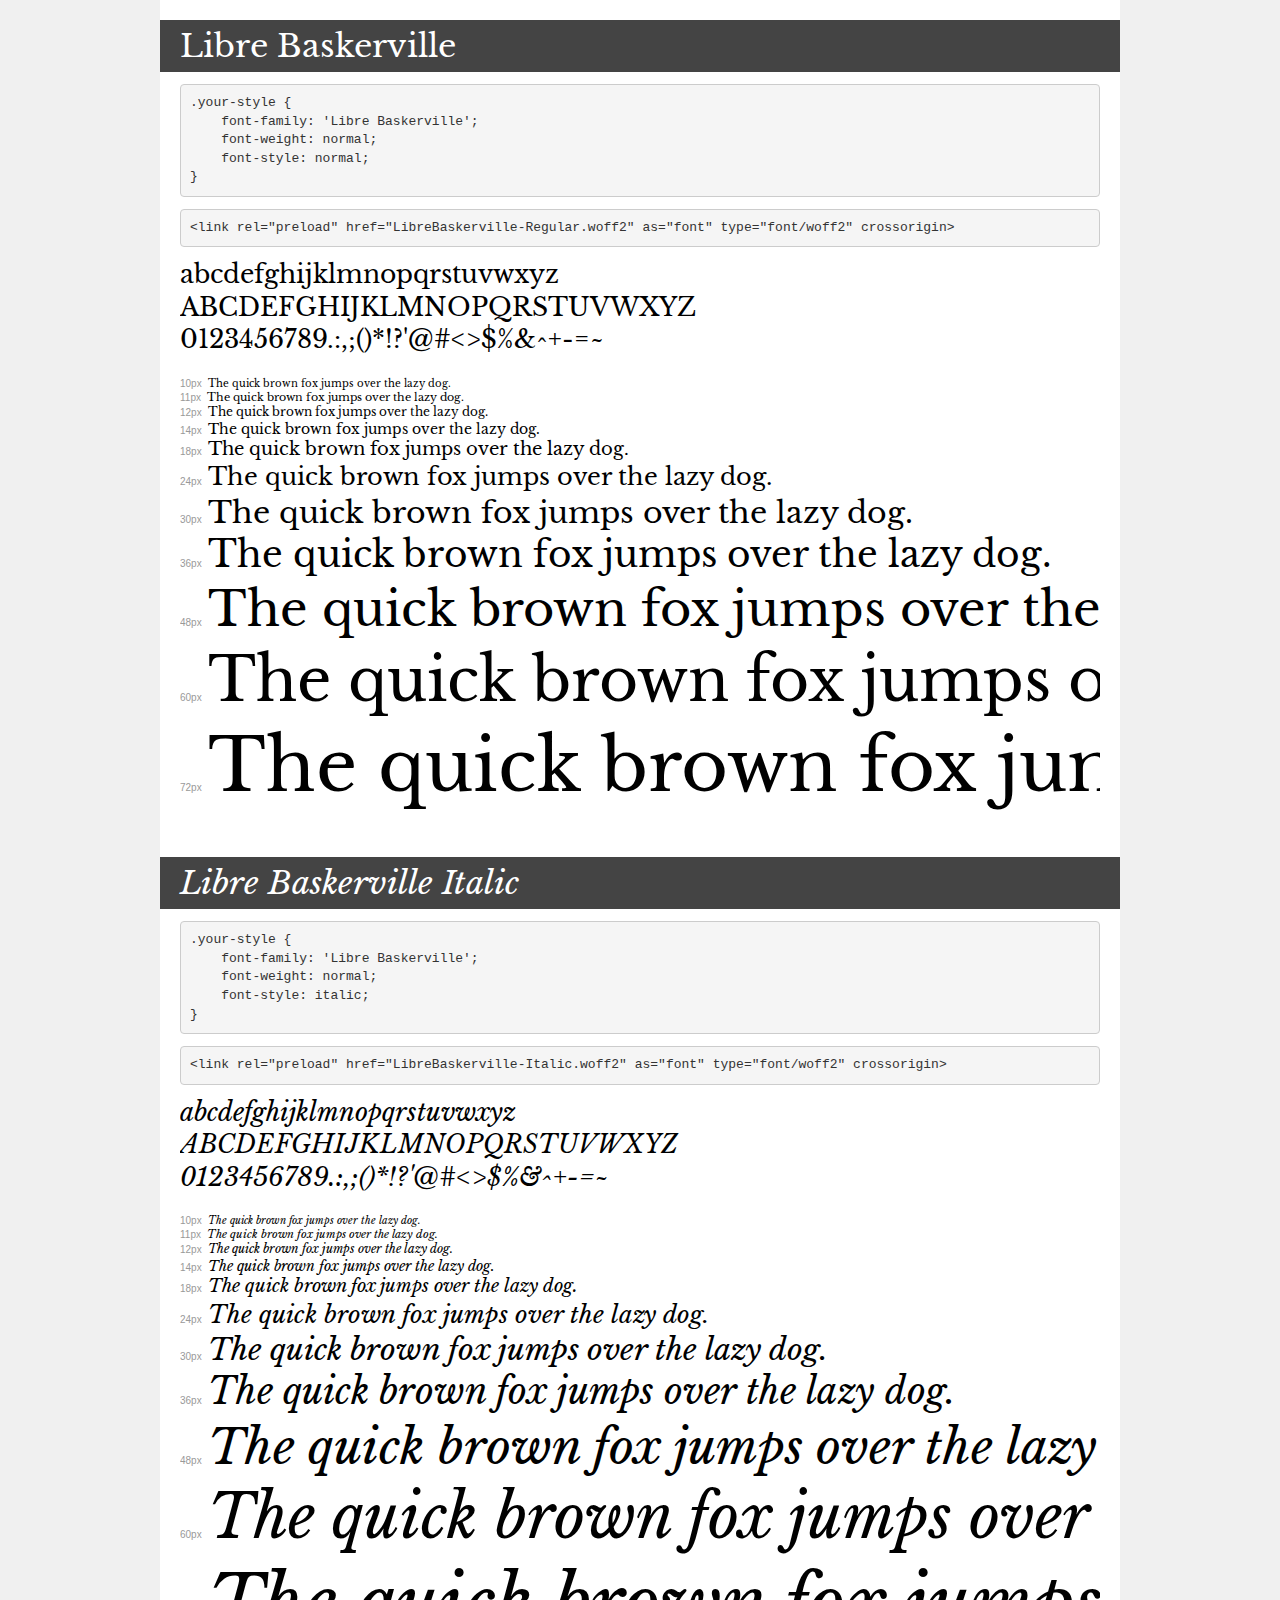
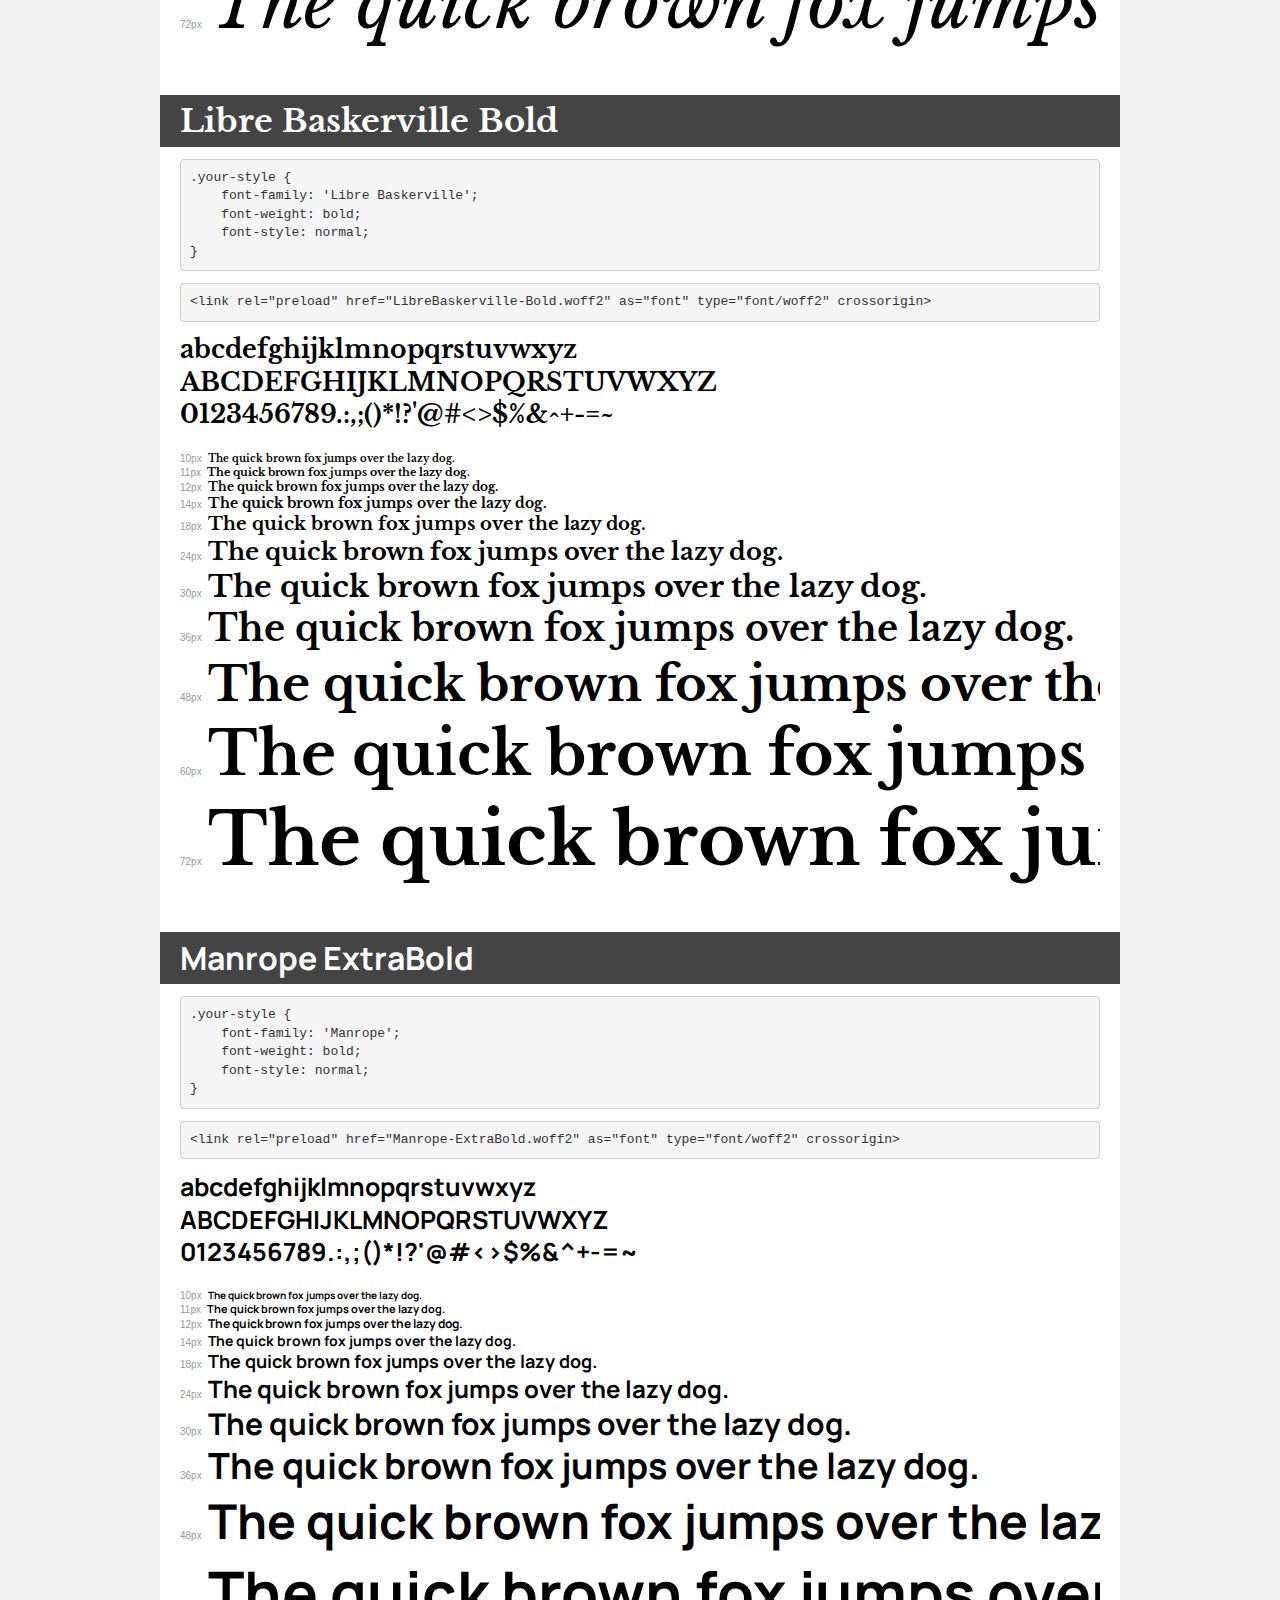
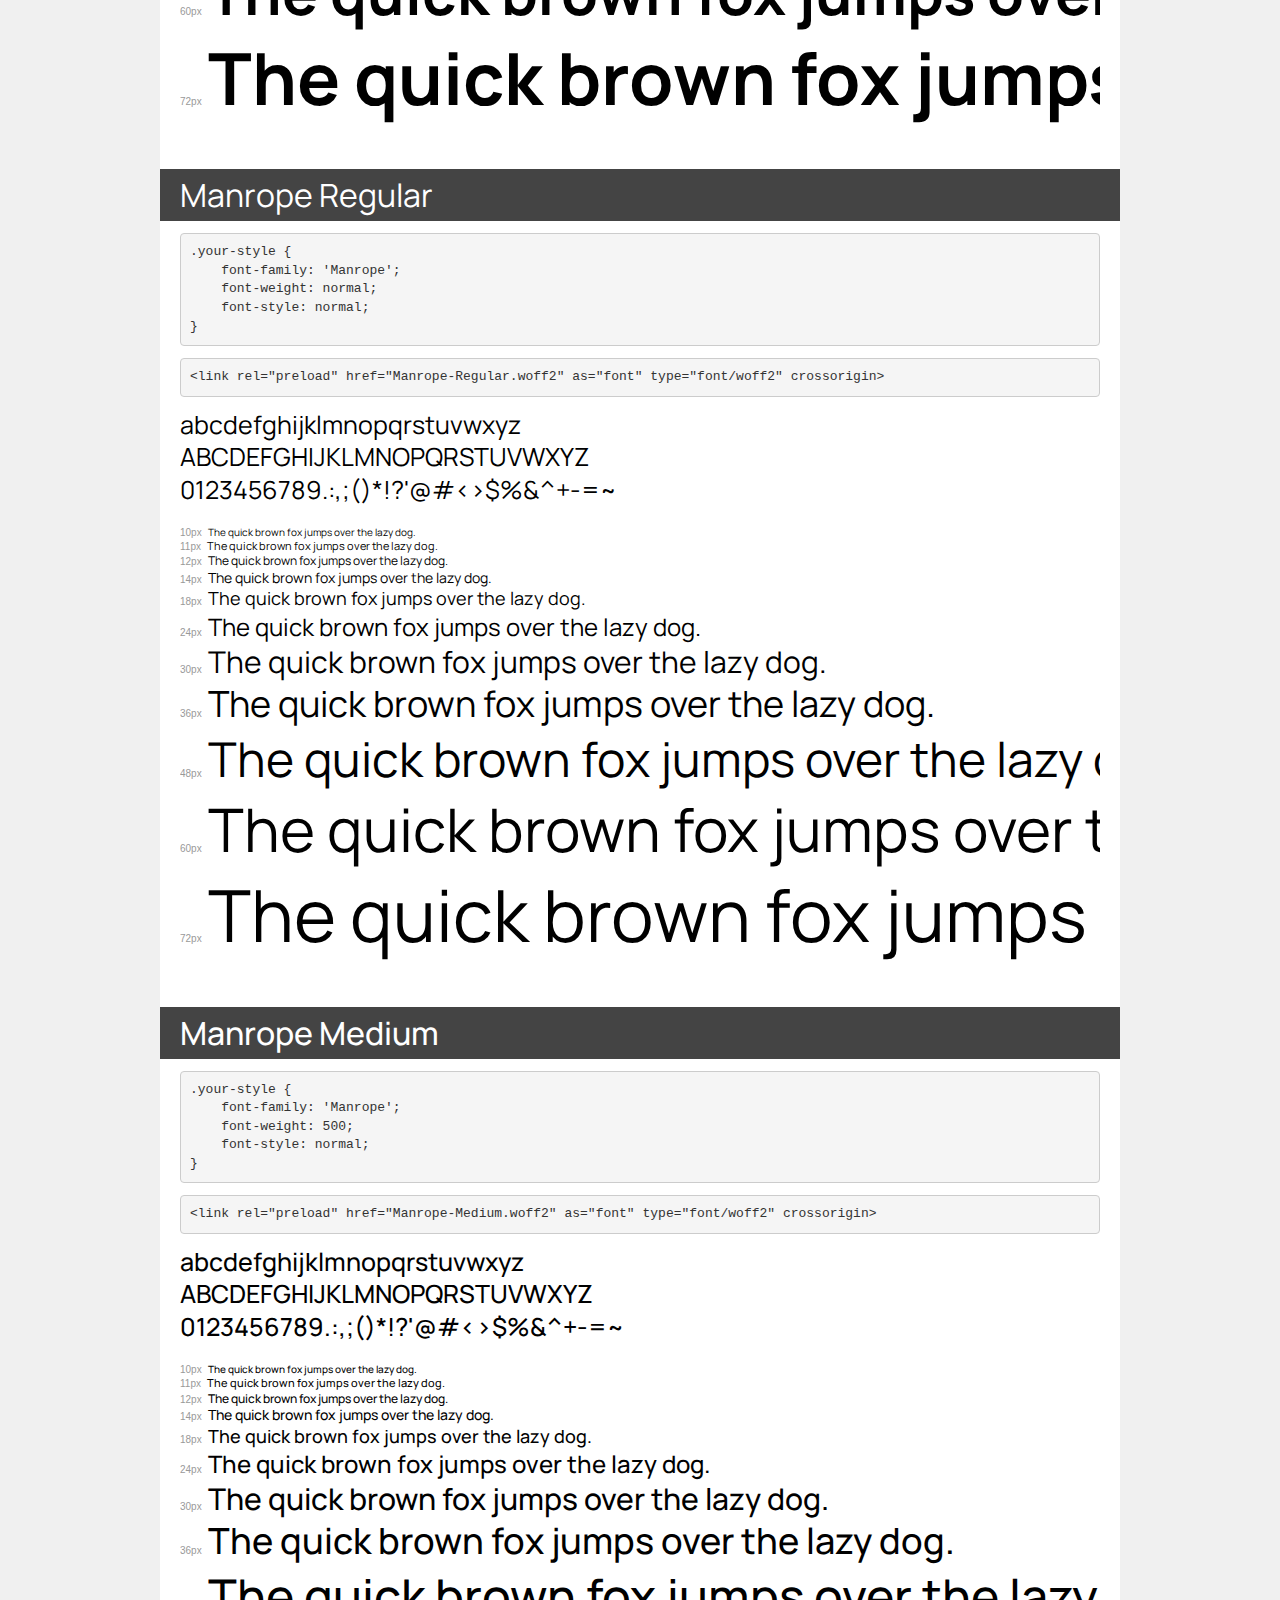
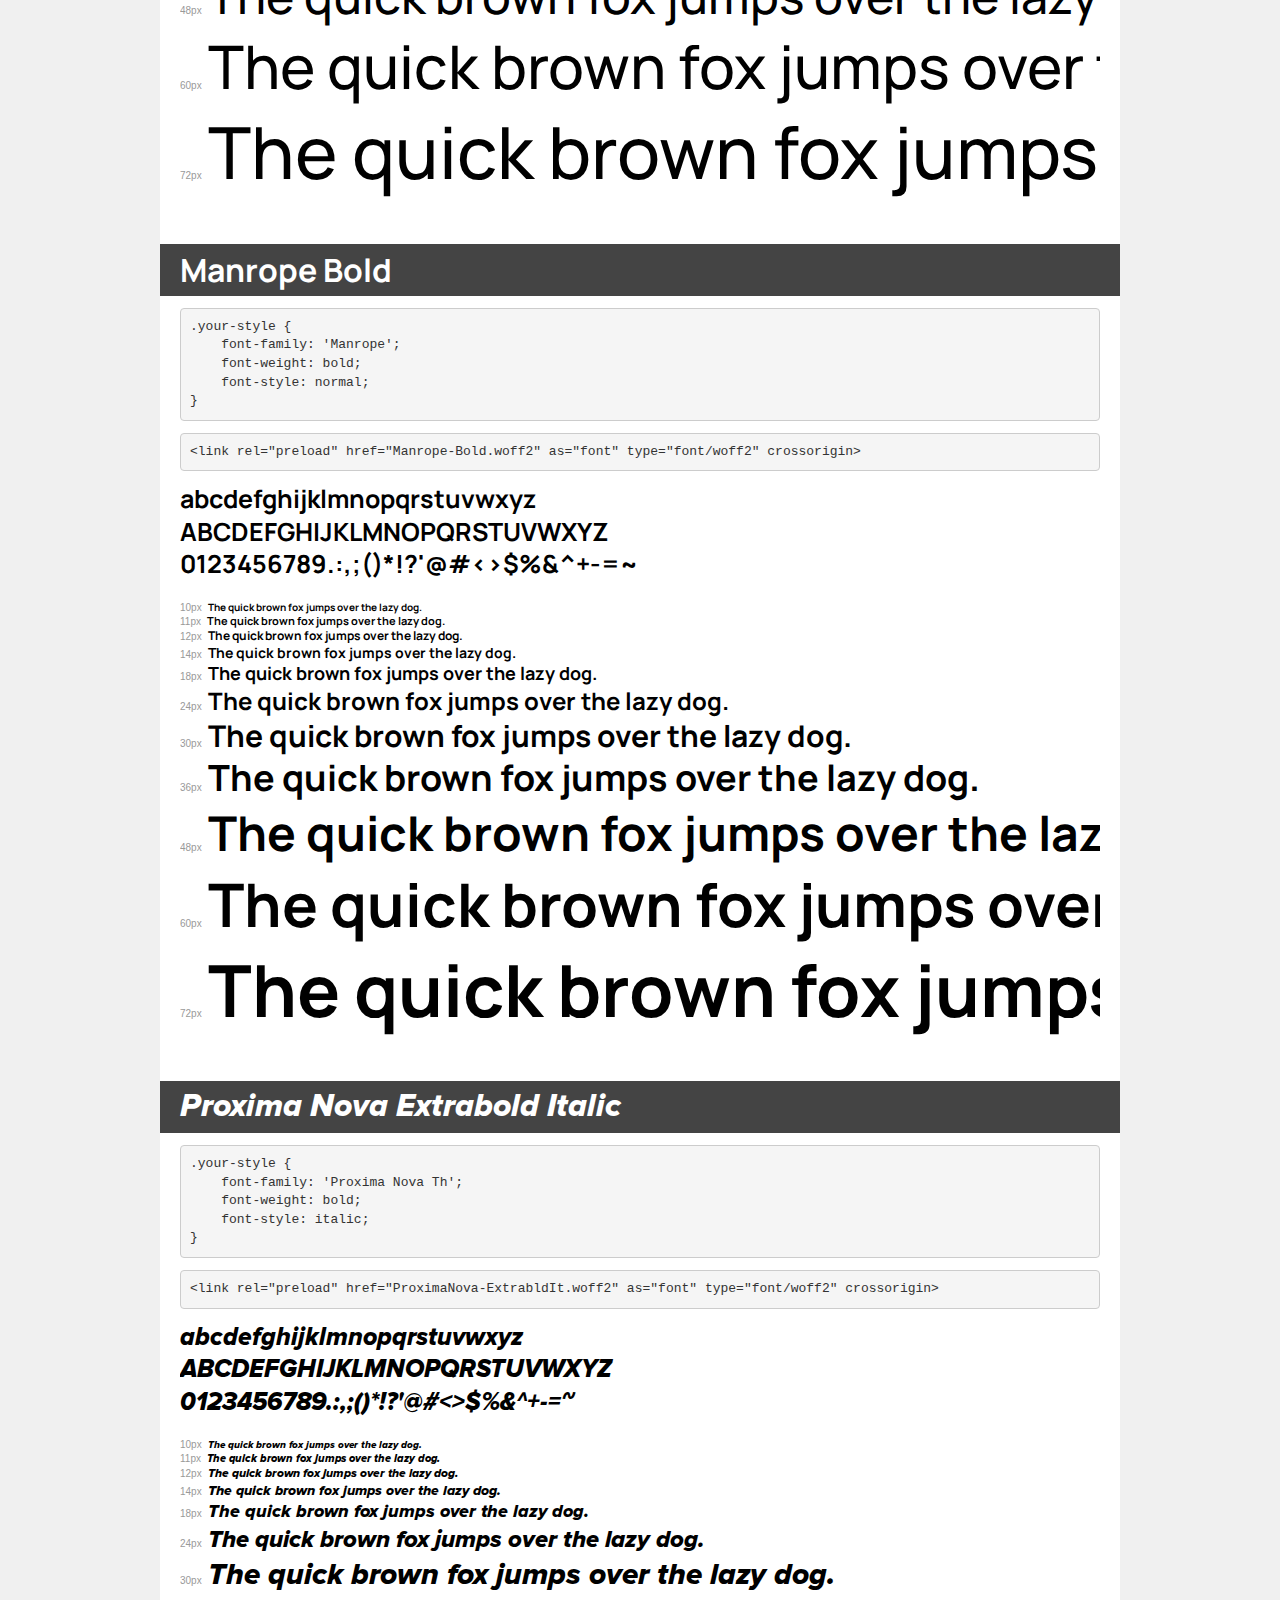
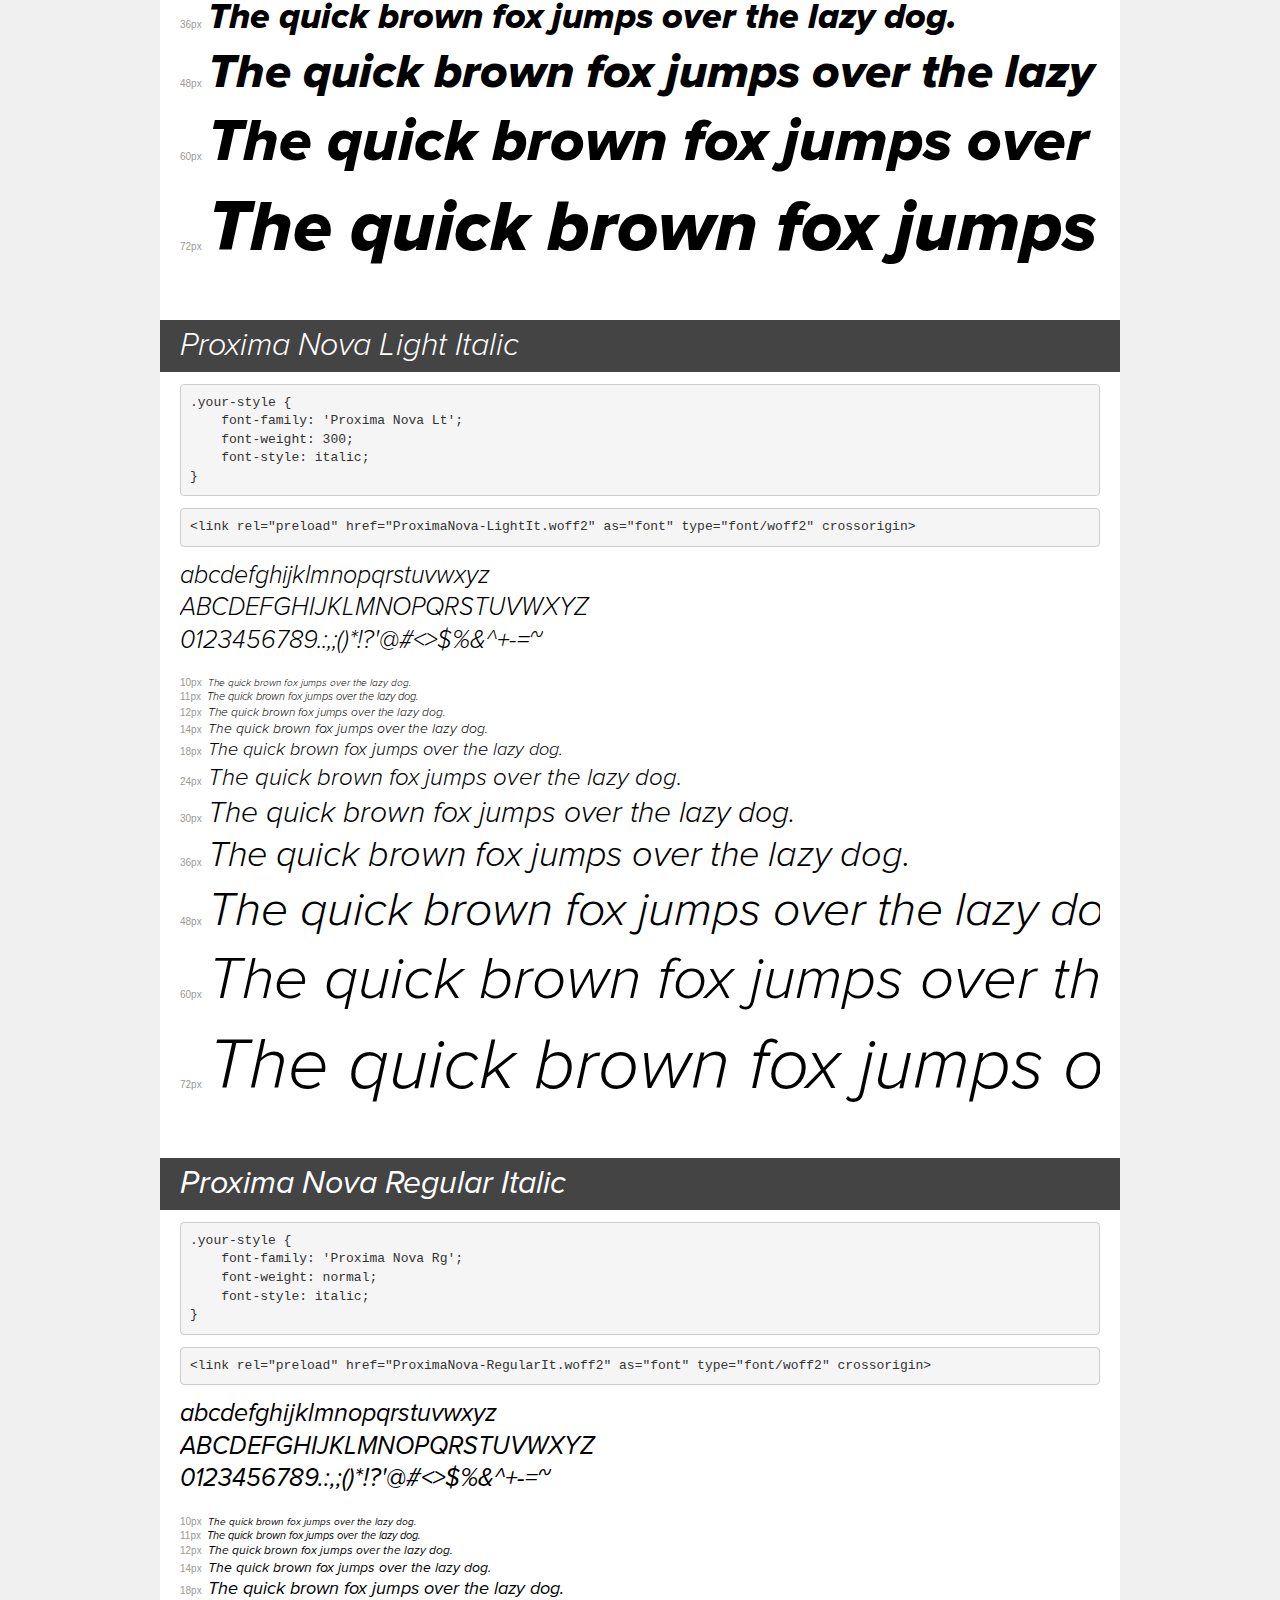
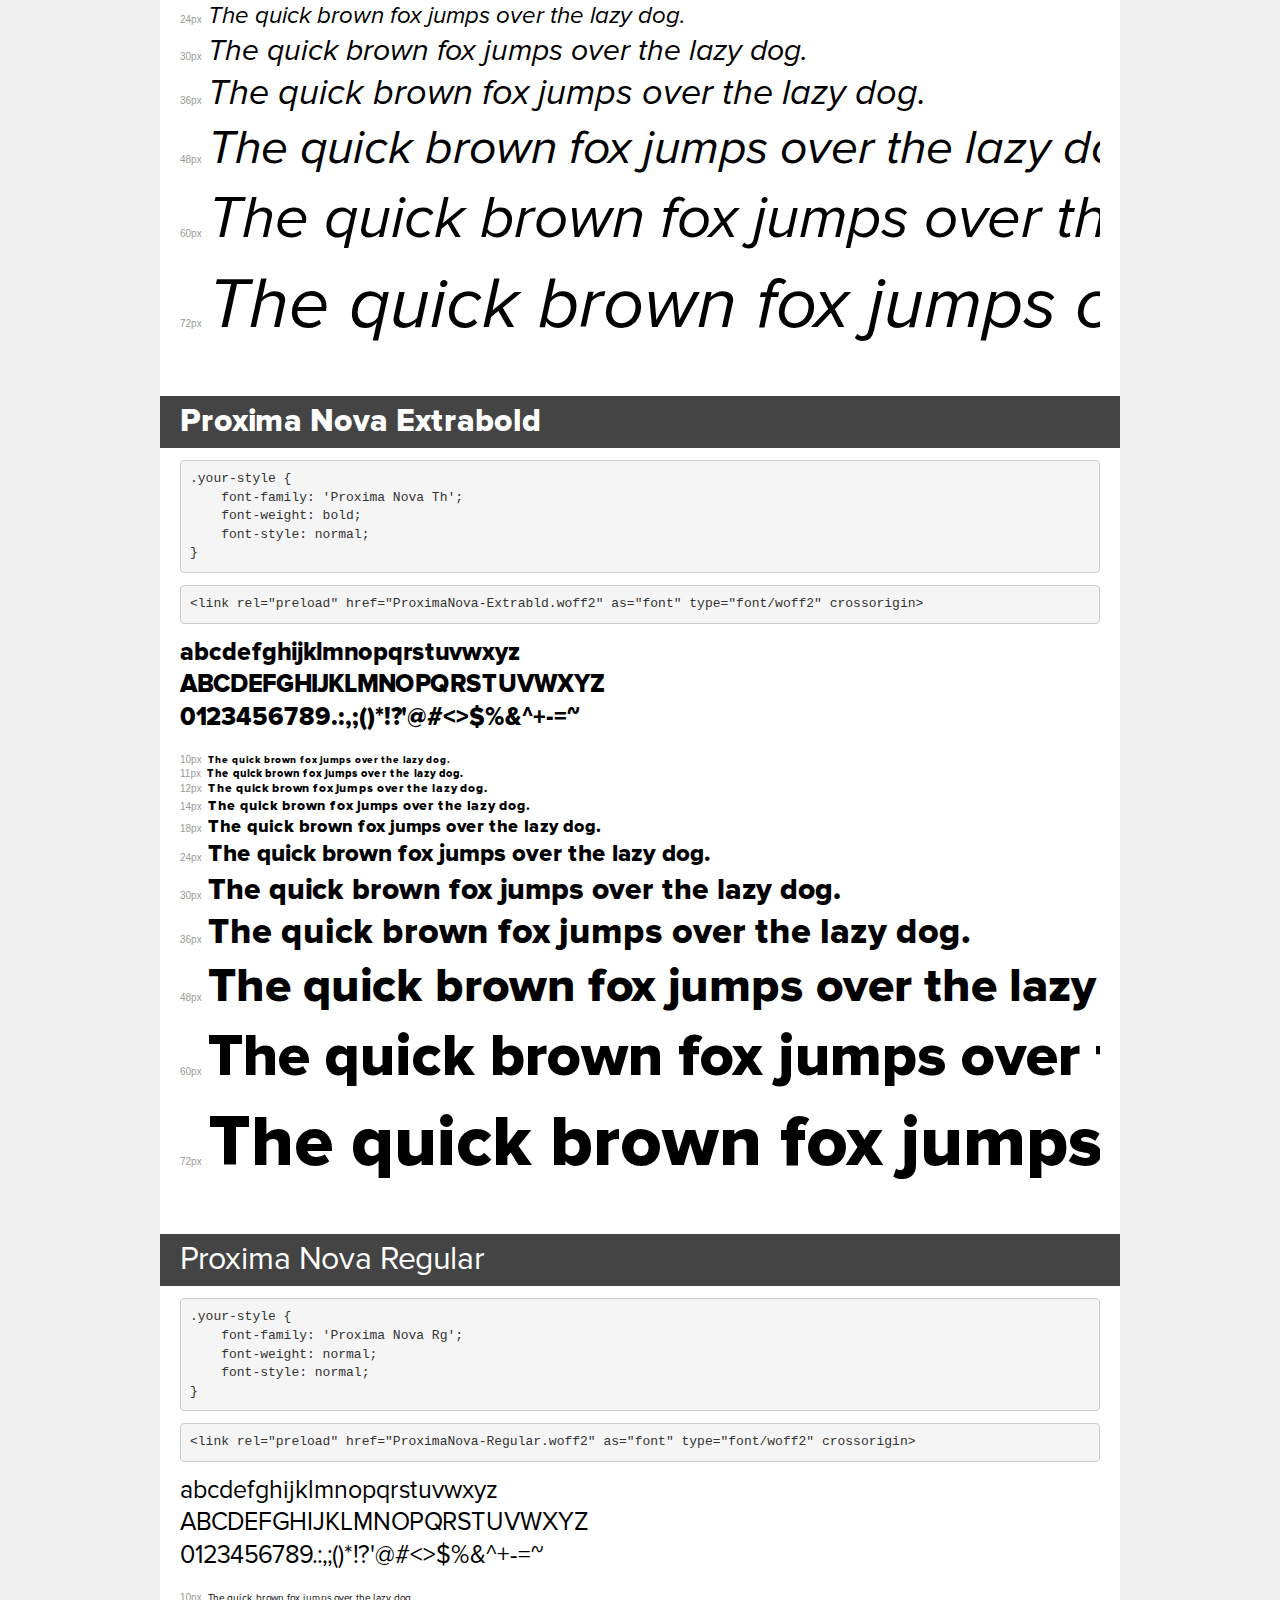
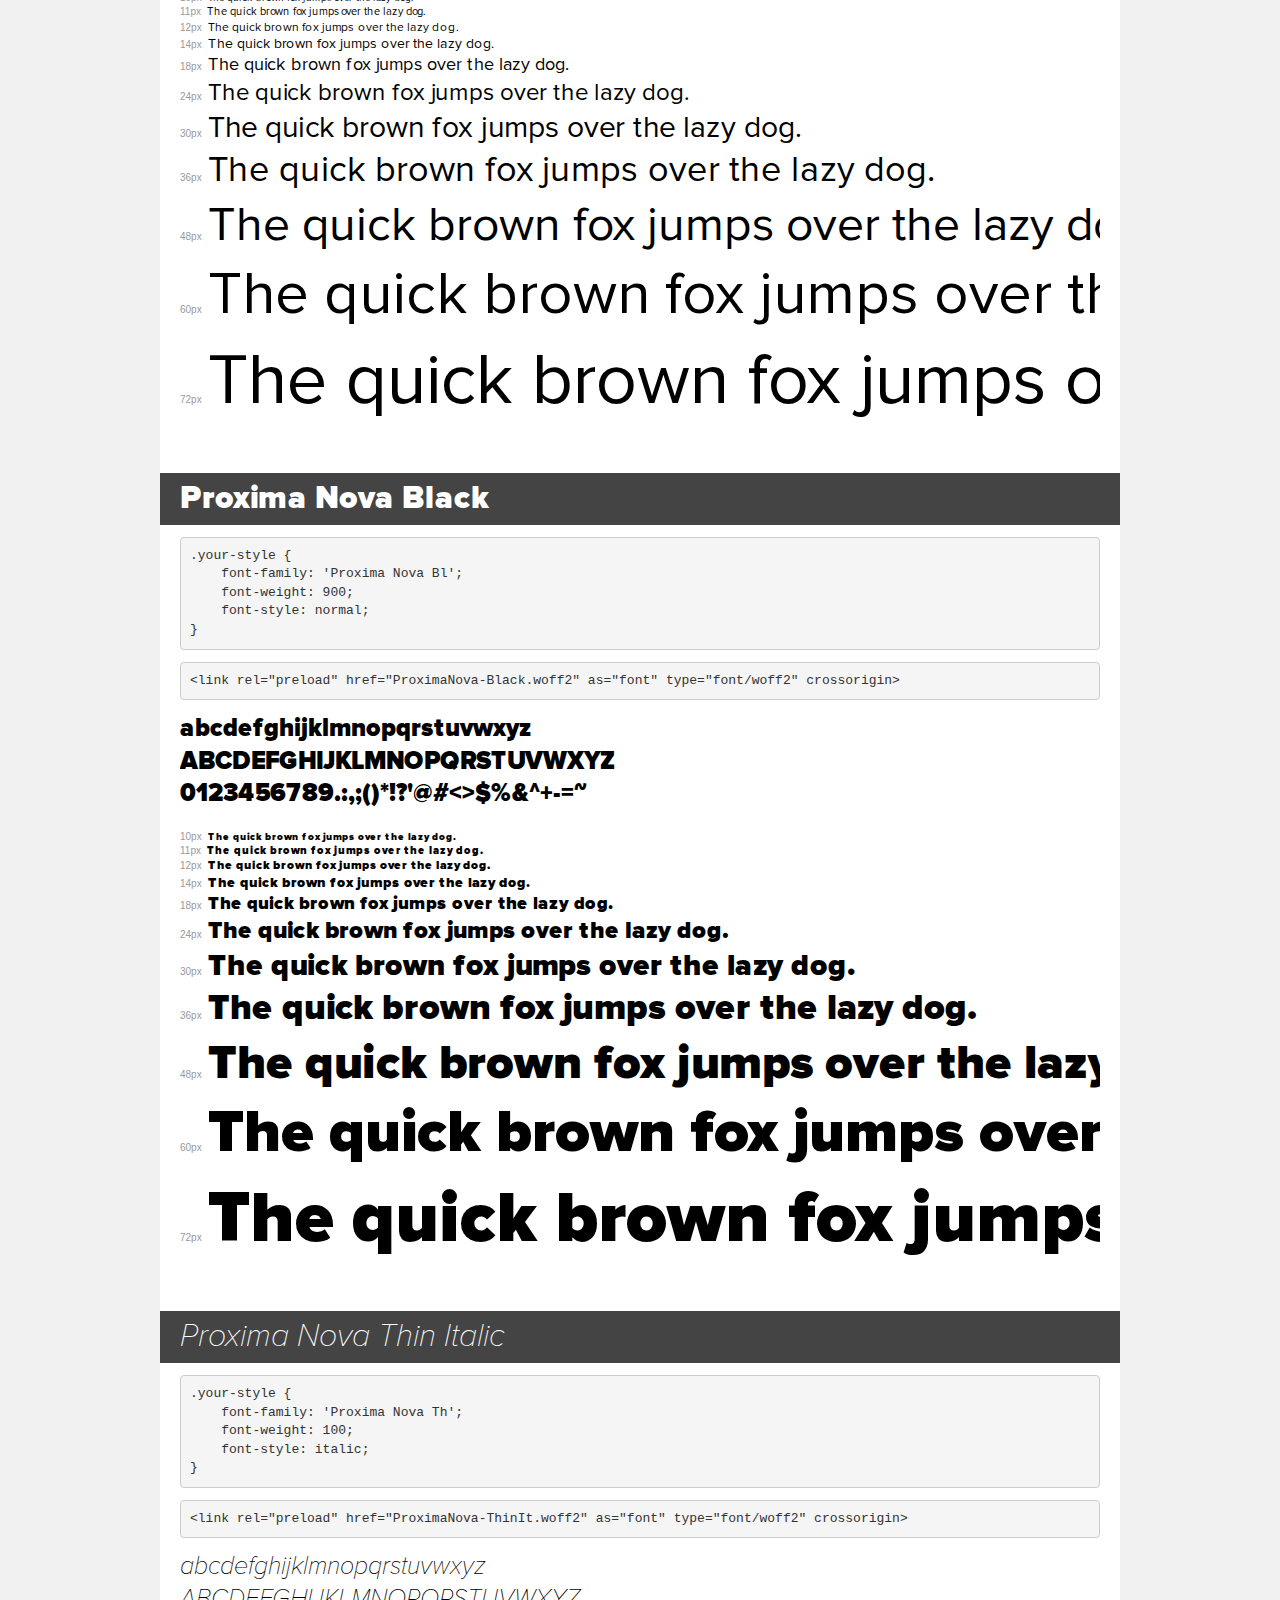
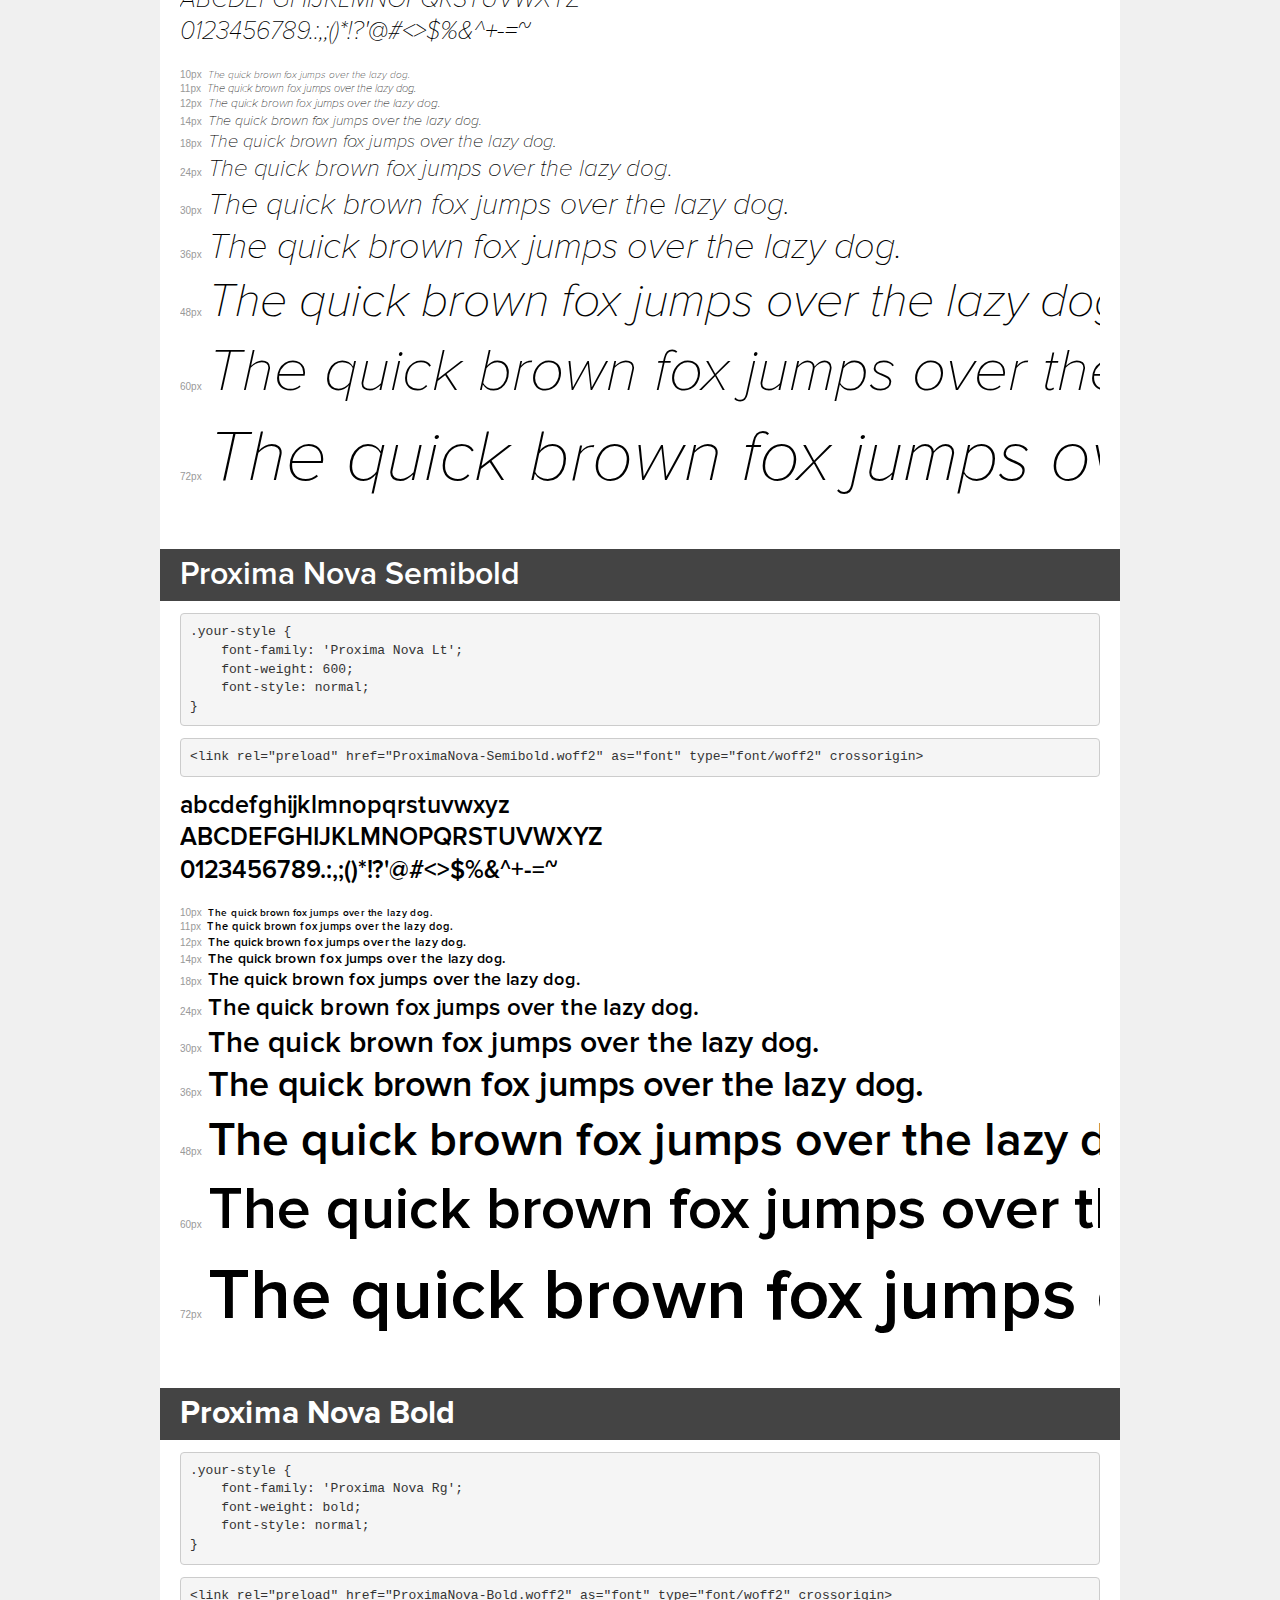
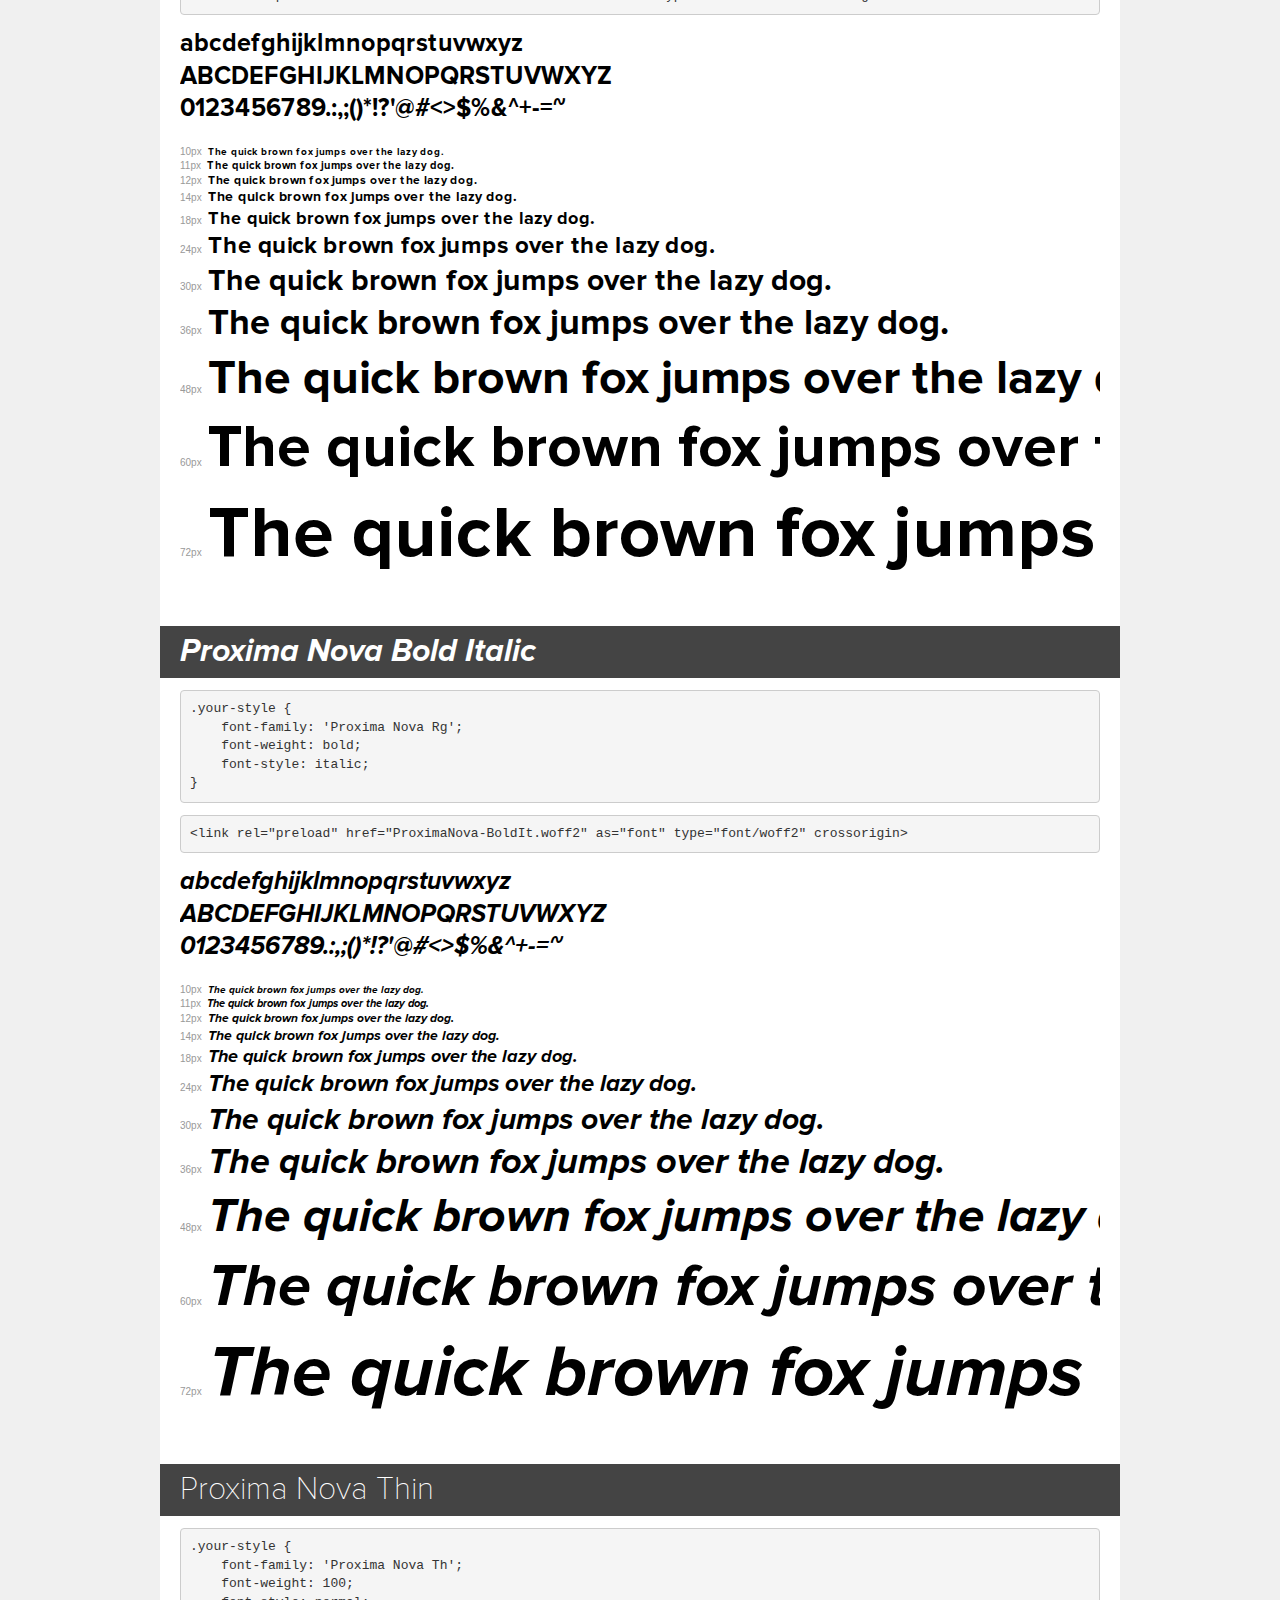
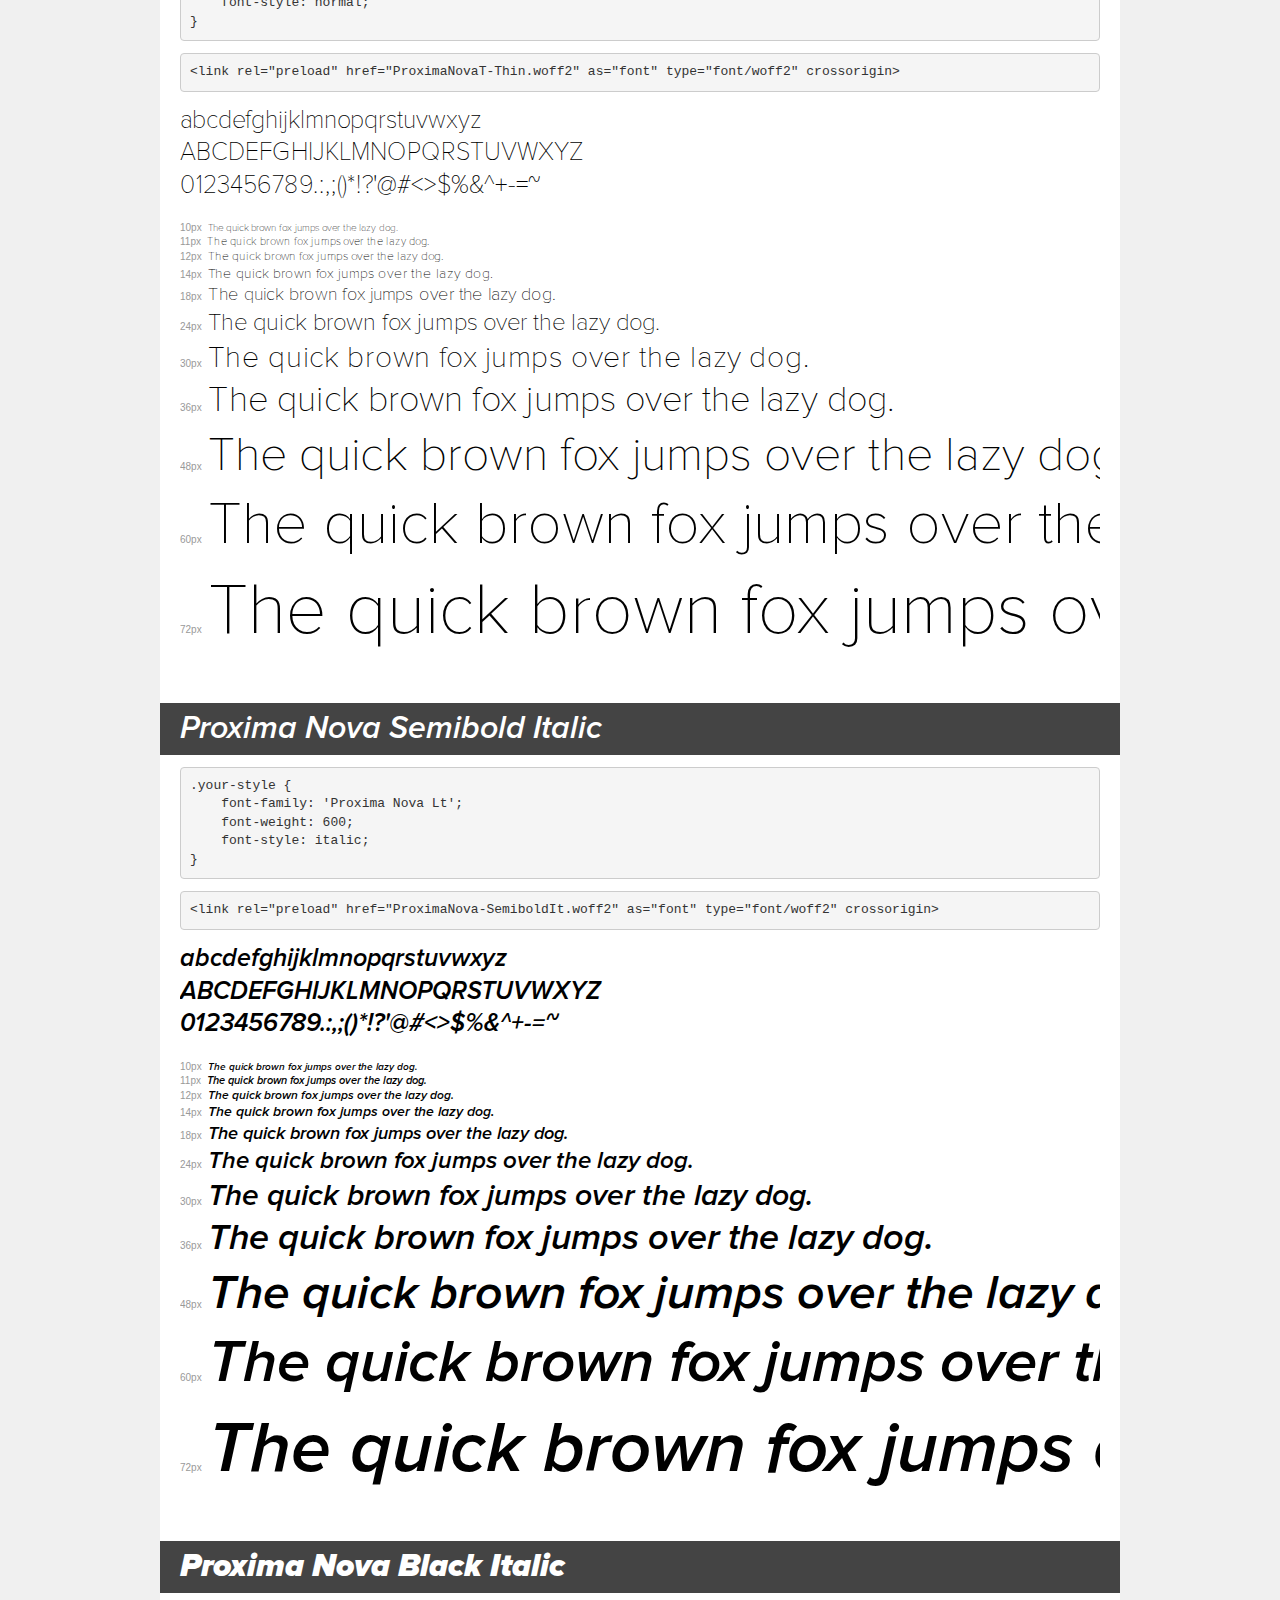
<file: fonts/demo.html>
<!DOCTYPE html>
<html lang="en">
<head>
    <meta charset="utf-8">
    <meta http-equiv="X-UA-Compatible" content="IE=edge">
    <meta name="viewport" content="width=device-width, initial-scale=1">
    <meta name="robots" content="noindex, noarchive">
    <meta name="format-detection" content="telephone=no">
    <title>Transfonter demo</title>
    <link href="stylesheet.css" rel="stylesheet">
    <style>
        /*
        http://meyerweb.com/eric/tools/css/reset/
        v2.0 | 20110126
        License: none (public domain)
        */
        html, body, div, span, applet, object, iframe,
        h1, h2, h3, h4, h5, h6, p, blockquote, pre,
        a, abbr, acronym, address, big, cite, code,
        del, dfn, em, img, ins, kbd, q, s, samp,
        small, strike, strong, sub, sup, tt, var,
        b, u, i, center,
        dl, dt, dd, ol, ul, li,
        fieldset, form, label, legend,
        table, caption, tbody, tfoot, thead, tr, th, td,
        article, aside, canvas, details, embed,
        figure, figcaption, footer, header, hgroup,
        menu, nav, output, ruby, section, summary,
        time, mark, audio, video {
            margin: 0;
            padding: 0;
            border: 0;
            font-size: 100%;
            font: inherit;
            vertical-align: baseline;
        }
        /* HTML5 display-role reset for older browsers */
        article, aside, details, figcaption, figure,
        footer, header, hgroup, menu, nav, section {
            display: block;
        }
        body {
            line-height: 1;
        }
        ol, ul {
            list-style: none;
        }
        blockquote, q {
            quotes: none;
        }
        blockquote:before, blockquote:after,
        q:before, q:after {
            content: '';
            content: none;
        }
        table {
            border-collapse: collapse;
            border-spacing: 0;
        }
        /* demo styles */
        body {
            background: #f0f0f0;
            color: #000;
        }
        .page {
            background: #fff;
            width: 920px;
            margin: 0 auto;
            padding: 20px 20px 0 20px;
            overflow: hidden;
        }
        .font-container {
            overflow-x: auto;
            overflow-y: hidden;
            margin-bottom: 40px;
            line-height: 1.3;
            white-space: nowrap;
            padding-bottom: 5px;
        }
        h1 {
            position: relative;
            background: #444;
            font-size: 32px;
            color: #fff;
            padding: 10px 20px;
            margin: 0 -20px 12px -20px;
        }
        .letters {
            font-size: 25px;
            margin-bottom: 20px;
        }
        .s10:before {
            content: '10px';
        }
        .s11:before {
            content: '11px';
        }
        .s12:before {
            content: '12px';
        }
        .s14:before {
            content: '14px';
        }
        .s18:before {
            content: '18px';
        }
        .s24:before {
            content: '24px';
        }
        .s30:before {
            content: '30px';
        }
        .s36:before {
            content: '36px';
        }
        .s48:before {
            content: '48px';
        }
        .s60:before {
            content: '60px';
        }
        .s72:before {
            content: '72px';
        }
        .s10:before, .s11:before, .s12:before, .s14:before,
        .s18:before, .s24:before, .s30:before, .s36:before,
        .s48:before, .s60:before, .s72:before {
            font-family: Arial, sans-serif;
            font-size: 10px;
            font-weight: normal;
            font-style: normal;
            color: #999;
            padding-right: 6px;
        }
        pre {
            display: block;
            padding: 9px;
            margin: 0 0 12px;
            font-family: Monaco, Menlo, Consolas, "Courier New", monospace;
            font-size: 13px;
            line-height: 1.428571429;
            color: #333;
            font-weight: normal;
            font-style: normal;
            background-color: #f5f5f5;
            border: 1px solid #ccc;
            overflow-x: auto;
            border-radius: 4px;
        }
        /* responsive */
        @media (max-width: 959px) {
            .page {
                width: auto;
                margin: 0;
            }
        }
    </style>
</head>
<body>
<div class="page">
    <div class="demo">
        <h1 style="font-family: 'Libre Baskerville'; font-weight: normal; font-style: normal;">Libre Baskerville</h1>
        <pre title="Usage">.your-style {
    font-family: 'Libre Baskerville';
    font-weight: normal;
    font-style: normal;
}</pre>
        <pre title="Preload (optional)">
&lt;link rel=&quot;preload&quot; href=&quot;LibreBaskerville-Regular.woff2&quot; as=&quot;font&quot; type=&quot;font/woff2&quot; crossorigin&gt;</pre>
        <div class="font-container" style="font-family: 'Libre Baskerville'; font-weight: normal; font-style: normal;">
            <p class="letters">
                abcdefghijklmnopqrstuvwxyz<br>
ABCDEFGHIJKLMNOPQRSTUVWXYZ<br>
                0123456789.:,;()*!?'@#&lt;&gt;$%&^+-=~
            </p>
            <p class="s10" style="font-size: 10px;">The quick brown fox jumps over the lazy dog.</p>
            <p class="s11" style="font-size: 11px;">The quick brown fox jumps over the lazy dog.</p>
            <p class="s12" style="font-size: 12px;">The quick brown fox jumps over the lazy dog.</p>
            <p class="s14" style="font-size: 14px;">The quick brown fox jumps over the lazy dog.</p>
            <p class="s18" style="font-size: 18px;">The quick brown fox jumps over the lazy dog.</p>
            <p class="s24" style="font-size: 24px;">The quick brown fox jumps over the lazy dog.</p>
            <p class="s30" style="font-size: 30px;">The quick brown fox jumps over the lazy dog.</p>
            <p class="s36" style="font-size: 36px;">The quick brown fox jumps over the lazy dog.</p>
            <p class="s48" style="font-size: 48px;">The quick brown fox jumps over the lazy dog.</p>
            <p class="s60" style="font-size: 60px;">The quick brown fox jumps over the lazy dog.</p>
            <p class="s72" style="font-size: 72px;">The quick brown fox jumps over the lazy dog.</p>
        </div>
    </div>

    <div class="demo">
        <h1 style="font-family: 'Libre Baskerville'; font-weight: normal; font-style: italic;">Libre Baskerville Italic</h1>
        <pre title="Usage">.your-style {
    font-family: 'Libre Baskerville';
    font-weight: normal;
    font-style: italic;
}</pre>
        <pre title="Preload (optional)">
&lt;link rel=&quot;preload&quot; href=&quot;LibreBaskerville-Italic.woff2&quot; as=&quot;font&quot; type=&quot;font/woff2&quot; crossorigin&gt;</pre>
        <div class="font-container" style="font-family: 'Libre Baskerville'; font-weight: normal; font-style: italic;">
            <p class="letters">
                abcdefghijklmnopqrstuvwxyz<br>
ABCDEFGHIJKLMNOPQRSTUVWXYZ<br>
                0123456789.:,;()*!?'@#&lt;&gt;$%&^+-=~
            </p>
            <p class="s10" style="font-size: 10px;">The quick brown fox jumps over the lazy dog.</p>
            <p class="s11" style="font-size: 11px;">The quick brown fox jumps over the lazy dog.</p>
            <p class="s12" style="font-size: 12px;">The quick brown fox jumps over the lazy dog.</p>
            <p class="s14" style="font-size: 14px;">The quick brown fox jumps over the lazy dog.</p>
            <p class="s18" style="font-size: 18px;">The quick brown fox jumps over the lazy dog.</p>
            <p class="s24" style="font-size: 24px;">The quick brown fox jumps over the lazy dog.</p>
            <p class="s30" style="font-size: 30px;">The quick brown fox jumps over the lazy dog.</p>
            <p class="s36" style="font-size: 36px;">The quick brown fox jumps over the lazy dog.</p>
            <p class="s48" style="font-size: 48px;">The quick brown fox jumps over the lazy dog.</p>
            <p class="s60" style="font-size: 60px;">The quick brown fox jumps over the lazy dog.</p>
            <p class="s72" style="font-size: 72px;">The quick brown fox jumps over the lazy dog.</p>
        </div>
    </div>

    <div class="demo">
        <h1 style="font-family: 'Libre Baskerville'; font-weight: bold; font-style: normal;">Libre Baskerville Bold</h1>
        <pre title="Usage">.your-style {
    font-family: 'Libre Baskerville';
    font-weight: bold;
    font-style: normal;
}</pre>
        <pre title="Preload (optional)">
&lt;link rel=&quot;preload&quot; href=&quot;LibreBaskerville-Bold.woff2&quot; as=&quot;font&quot; type=&quot;font/woff2&quot; crossorigin&gt;</pre>
        <div class="font-container" style="font-family: 'Libre Baskerville'; font-weight: bold; font-style: normal;">
            <p class="letters">
                abcdefghijklmnopqrstuvwxyz<br>
ABCDEFGHIJKLMNOPQRSTUVWXYZ<br>
                0123456789.:,;()*!?'@#&lt;&gt;$%&^+-=~
            </p>
            <p class="s10" style="font-size: 10px;">The quick brown fox jumps over the lazy dog.</p>
            <p class="s11" style="font-size: 11px;">The quick brown fox jumps over the lazy dog.</p>
            <p class="s12" style="font-size: 12px;">The quick brown fox jumps over the lazy dog.</p>
            <p class="s14" style="font-size: 14px;">The quick brown fox jumps over the lazy dog.</p>
            <p class="s18" style="font-size: 18px;">The quick brown fox jumps over the lazy dog.</p>
            <p class="s24" style="font-size: 24px;">The quick brown fox jumps over the lazy dog.</p>
            <p class="s30" style="font-size: 30px;">The quick brown fox jumps over the lazy dog.</p>
            <p class="s36" style="font-size: 36px;">The quick brown fox jumps over the lazy dog.</p>
            <p class="s48" style="font-size: 48px;">The quick brown fox jumps over the lazy dog.</p>
            <p class="s60" style="font-size: 60px;">The quick brown fox jumps over the lazy dog.</p>
            <p class="s72" style="font-size: 72px;">The quick brown fox jumps over the lazy dog.</p>
        </div>
    </div>

    <div class="demo">
        <h1 style="font-family: 'Manrope'; font-weight: bold; font-style: normal;">Manrope ExtraBold</h1>
        <pre title="Usage">.your-style {
    font-family: 'Manrope';
    font-weight: bold;
    font-style: normal;
}</pre>
        <pre title="Preload (optional)">
&lt;link rel=&quot;preload&quot; href=&quot;Manrope-ExtraBold.woff2&quot; as=&quot;font&quot; type=&quot;font/woff2&quot; crossorigin&gt;</pre>
        <div class="font-container" style="font-family: 'Manrope'; font-weight: bold; font-style: normal;">
            <p class="letters">
                abcdefghijklmnopqrstuvwxyz<br>
ABCDEFGHIJKLMNOPQRSTUVWXYZ<br>
                0123456789.:,;()*!?'@#&lt;&gt;$%&^+-=~
            </p>
            <p class="s10" style="font-size: 10px;">The quick brown fox jumps over the lazy dog.</p>
            <p class="s11" style="font-size: 11px;">The quick brown fox jumps over the lazy dog.</p>
            <p class="s12" style="font-size: 12px;">The quick brown fox jumps over the lazy dog.</p>
            <p class="s14" style="font-size: 14px;">The quick brown fox jumps over the lazy dog.</p>
            <p class="s18" style="font-size: 18px;">The quick brown fox jumps over the lazy dog.</p>
            <p class="s24" style="font-size: 24px;">The quick brown fox jumps over the lazy dog.</p>
            <p class="s30" style="font-size: 30px;">The quick brown fox jumps over the lazy dog.</p>
            <p class="s36" style="font-size: 36px;">The quick brown fox jumps over the lazy dog.</p>
            <p class="s48" style="font-size: 48px;">The quick brown fox jumps over the lazy dog.</p>
            <p class="s60" style="font-size: 60px;">The quick brown fox jumps over the lazy dog.</p>
            <p class="s72" style="font-size: 72px;">The quick brown fox jumps over the lazy dog.</p>
        </div>
    </div>

    <div class="demo">
        <h1 style="font-family: 'Manrope'; font-weight: normal; font-style: normal;">Manrope Regular</h1>
        <pre title="Usage">.your-style {
    font-family: 'Manrope';
    font-weight: normal;
    font-style: normal;
}</pre>
        <pre title="Preload (optional)">
&lt;link rel=&quot;preload&quot; href=&quot;Manrope-Regular.woff2&quot; as=&quot;font&quot; type=&quot;font/woff2&quot; crossorigin&gt;</pre>
        <div class="font-container" style="font-family: 'Manrope'; font-weight: normal; font-style: normal;">
            <p class="letters">
                abcdefghijklmnopqrstuvwxyz<br>
ABCDEFGHIJKLMNOPQRSTUVWXYZ<br>
                0123456789.:,;()*!?'@#&lt;&gt;$%&^+-=~
            </p>
            <p class="s10" style="font-size: 10px;">The quick brown fox jumps over the lazy dog.</p>
            <p class="s11" style="font-size: 11px;">The quick brown fox jumps over the lazy dog.</p>
            <p class="s12" style="font-size: 12px;">The quick brown fox jumps over the lazy dog.</p>
            <p class="s14" style="font-size: 14px;">The quick brown fox jumps over the lazy dog.</p>
            <p class="s18" style="font-size: 18px;">The quick brown fox jumps over the lazy dog.</p>
            <p class="s24" style="font-size: 24px;">The quick brown fox jumps over the lazy dog.</p>
            <p class="s30" style="font-size: 30px;">The quick brown fox jumps over the lazy dog.</p>
            <p class="s36" style="font-size: 36px;">The quick brown fox jumps over the lazy dog.</p>
            <p class="s48" style="font-size: 48px;">The quick brown fox jumps over the lazy dog.</p>
            <p class="s60" style="font-size: 60px;">The quick brown fox jumps over the lazy dog.</p>
            <p class="s72" style="font-size: 72px;">The quick brown fox jumps over the lazy dog.</p>
        </div>
    </div>

    <div class="demo">
        <h1 style="font-family: 'Manrope'; font-weight: 500; font-style: normal;">Manrope Medium</h1>
        <pre title="Usage">.your-style {
    font-family: 'Manrope';
    font-weight: 500;
    font-style: normal;
}</pre>
        <pre title="Preload (optional)">
&lt;link rel=&quot;preload&quot; href=&quot;Manrope-Medium.woff2&quot; as=&quot;font&quot; type=&quot;font/woff2&quot; crossorigin&gt;</pre>
        <div class="font-container" style="font-family: 'Manrope'; font-weight: 500; font-style: normal;">
            <p class="letters">
                abcdefghijklmnopqrstuvwxyz<br>
ABCDEFGHIJKLMNOPQRSTUVWXYZ<br>
                0123456789.:,;()*!?'@#&lt;&gt;$%&^+-=~
            </p>
            <p class="s10" style="font-size: 10px;">The quick brown fox jumps over the lazy dog.</p>
            <p class="s11" style="font-size: 11px;">The quick brown fox jumps over the lazy dog.</p>
            <p class="s12" style="font-size: 12px;">The quick brown fox jumps over the lazy dog.</p>
            <p class="s14" style="font-size: 14px;">The quick brown fox jumps over the lazy dog.</p>
            <p class="s18" style="font-size: 18px;">The quick brown fox jumps over the lazy dog.</p>
            <p class="s24" style="font-size: 24px;">The quick brown fox jumps over the lazy dog.</p>
            <p class="s30" style="font-size: 30px;">The quick brown fox jumps over the lazy dog.</p>
            <p class="s36" style="font-size: 36px;">The quick brown fox jumps over the lazy dog.</p>
            <p class="s48" style="font-size: 48px;">The quick brown fox jumps over the lazy dog.</p>
            <p class="s60" style="font-size: 60px;">The quick brown fox jumps over the lazy dog.</p>
            <p class="s72" style="font-size: 72px;">The quick brown fox jumps over the lazy dog.</p>
        </div>
    </div>

    <div class="demo">
        <h1 style="font-family: 'Manrope'; font-weight: bold; font-style: normal;">Manrope Bold</h1>
        <pre title="Usage">.your-style {
    font-family: 'Manrope';
    font-weight: bold;
    font-style: normal;
}</pre>
        <pre title="Preload (optional)">
&lt;link rel=&quot;preload&quot; href=&quot;Manrope-Bold.woff2&quot; as=&quot;font&quot; type=&quot;font/woff2&quot; crossorigin&gt;</pre>
        <div class="font-container" style="font-family: 'Manrope'; font-weight: bold; font-style: normal;">
            <p class="letters">
                abcdefghijklmnopqrstuvwxyz<br>
ABCDEFGHIJKLMNOPQRSTUVWXYZ<br>
                0123456789.:,;()*!?'@#&lt;&gt;$%&^+-=~
            </p>
            <p class="s10" style="font-size: 10px;">The quick brown fox jumps over the lazy dog.</p>
            <p class="s11" style="font-size: 11px;">The quick brown fox jumps over the lazy dog.</p>
            <p class="s12" style="font-size: 12px;">The quick brown fox jumps over the lazy dog.</p>
            <p class="s14" style="font-size: 14px;">The quick brown fox jumps over the lazy dog.</p>
            <p class="s18" style="font-size: 18px;">The quick brown fox jumps over the lazy dog.</p>
            <p class="s24" style="font-size: 24px;">The quick brown fox jumps over the lazy dog.</p>
            <p class="s30" style="font-size: 30px;">The quick brown fox jumps over the lazy dog.</p>
            <p class="s36" style="font-size: 36px;">The quick brown fox jumps over the lazy dog.</p>
            <p class="s48" style="font-size: 48px;">The quick brown fox jumps over the lazy dog.</p>
            <p class="s60" style="font-size: 60px;">The quick brown fox jumps over the lazy dog.</p>
            <p class="s72" style="font-size: 72px;">The quick brown fox jumps over the lazy dog.</p>
        </div>
    </div>

    <div class="demo">
        <h1 style="font-family: 'Proxima Nova Th'; font-weight: bold; font-style: italic;">Proxima Nova Extrabold Italic</h1>
        <pre title="Usage">.your-style {
    font-family: 'Proxima Nova Th';
    font-weight: bold;
    font-style: italic;
}</pre>
        <pre title="Preload (optional)">
&lt;link rel=&quot;preload&quot; href=&quot;ProximaNova-ExtrabldIt.woff2&quot; as=&quot;font&quot; type=&quot;font/woff2&quot; crossorigin&gt;</pre>
        <div class="font-container" style="font-family: 'Proxima Nova Th'; font-weight: bold; font-style: italic;">
            <p class="letters">
                abcdefghijklmnopqrstuvwxyz<br>
ABCDEFGHIJKLMNOPQRSTUVWXYZ<br>
                0123456789.:,;()*!?'@#&lt;&gt;$%&^+-=~
            </p>
            <p class="s10" style="font-size: 10px;">The quick brown fox jumps over the lazy dog.</p>
            <p class="s11" style="font-size: 11px;">The quick brown fox jumps over the lazy dog.</p>
            <p class="s12" style="font-size: 12px;">The quick brown fox jumps over the lazy dog.</p>
            <p class="s14" style="font-size: 14px;">The quick brown fox jumps over the lazy dog.</p>
            <p class="s18" style="font-size: 18px;">The quick brown fox jumps over the lazy dog.</p>
            <p class="s24" style="font-size: 24px;">The quick brown fox jumps over the lazy dog.</p>
            <p class="s30" style="font-size: 30px;">The quick brown fox jumps over the lazy dog.</p>
            <p class="s36" style="font-size: 36px;">The quick brown fox jumps over the lazy dog.</p>
            <p class="s48" style="font-size: 48px;">The quick brown fox jumps over the lazy dog.</p>
            <p class="s60" style="font-size: 60px;">The quick brown fox jumps over the lazy dog.</p>
            <p class="s72" style="font-size: 72px;">The quick brown fox jumps over the lazy dog.</p>
        </div>
    </div>

    <div class="demo">
        <h1 style="font-family: 'Proxima Nova Lt'; font-weight: 300; font-style: italic;">Proxima Nova Light Italic</h1>
        <pre title="Usage">.your-style {
    font-family: 'Proxima Nova Lt';
    font-weight: 300;
    font-style: italic;
}</pre>
        <pre title="Preload (optional)">
&lt;link rel=&quot;preload&quot; href=&quot;ProximaNova-LightIt.woff2&quot; as=&quot;font&quot; type=&quot;font/woff2&quot; crossorigin&gt;</pre>
        <div class="font-container" style="font-family: 'Proxima Nova Lt'; font-weight: 300; font-style: italic;">
            <p class="letters">
                abcdefghijklmnopqrstuvwxyz<br>
ABCDEFGHIJKLMNOPQRSTUVWXYZ<br>
                0123456789.:,;()*!?'@#&lt;&gt;$%&^+-=~
            </p>
            <p class="s10" style="font-size: 10px;">The quick brown fox jumps over the lazy dog.</p>
            <p class="s11" style="font-size: 11px;">The quick brown fox jumps over the lazy dog.</p>
            <p class="s12" style="font-size: 12px;">The quick brown fox jumps over the lazy dog.</p>
            <p class="s14" style="font-size: 14px;">The quick brown fox jumps over the lazy dog.</p>
            <p class="s18" style="font-size: 18px;">The quick brown fox jumps over the lazy dog.</p>
            <p class="s24" style="font-size: 24px;">The quick brown fox jumps over the lazy dog.</p>
            <p class="s30" style="font-size: 30px;">The quick brown fox jumps over the lazy dog.</p>
            <p class="s36" style="font-size: 36px;">The quick brown fox jumps over the lazy dog.</p>
            <p class="s48" style="font-size: 48px;">The quick brown fox jumps over the lazy dog.</p>
            <p class="s60" style="font-size: 60px;">The quick brown fox jumps over the lazy dog.</p>
            <p class="s72" style="font-size: 72px;">The quick brown fox jumps over the lazy dog.</p>
        </div>
    </div>

    <div class="demo">
        <h1 style="font-family: 'Proxima Nova Rg'; font-weight: normal; font-style: italic;">Proxima Nova Regular Italic</h1>
        <pre title="Usage">.your-style {
    font-family: 'Proxima Nova Rg';
    font-weight: normal;
    font-style: italic;
}</pre>
        <pre title="Preload (optional)">
&lt;link rel=&quot;preload&quot; href=&quot;ProximaNova-RegularIt.woff2&quot; as=&quot;font&quot; type=&quot;font/woff2&quot; crossorigin&gt;</pre>
        <div class="font-container" style="font-family: 'Proxima Nova Rg'; font-weight: normal; font-style: italic;">
            <p class="letters">
                abcdefghijklmnopqrstuvwxyz<br>
ABCDEFGHIJKLMNOPQRSTUVWXYZ<br>
                0123456789.:,;()*!?'@#&lt;&gt;$%&^+-=~
            </p>
            <p class="s10" style="font-size: 10px;">The quick brown fox jumps over the lazy dog.</p>
            <p class="s11" style="font-size: 11px;">The quick brown fox jumps over the lazy dog.</p>
            <p class="s12" style="font-size: 12px;">The quick brown fox jumps over the lazy dog.</p>
            <p class="s14" style="font-size: 14px;">The quick brown fox jumps over the lazy dog.</p>
            <p class="s18" style="font-size: 18px;">The quick brown fox jumps over the lazy dog.</p>
            <p class="s24" style="font-size: 24px;">The quick brown fox jumps over the lazy dog.</p>
            <p class="s30" style="font-size: 30px;">The quick brown fox jumps over the lazy dog.</p>
            <p class="s36" style="font-size: 36px;">The quick brown fox jumps over the lazy dog.</p>
            <p class="s48" style="font-size: 48px;">The quick brown fox jumps over the lazy dog.</p>
            <p class="s60" style="font-size: 60px;">The quick brown fox jumps over the lazy dog.</p>
            <p class="s72" style="font-size: 72px;">The quick brown fox jumps over the lazy dog.</p>
        </div>
    </div>

    <div class="demo">
        <h1 style="font-family: 'Proxima Nova Th'; font-weight: bold; font-style: normal;">Proxima Nova Extrabold</h1>
        <pre title="Usage">.your-style {
    font-family: 'Proxima Nova Th';
    font-weight: bold;
    font-style: normal;
}</pre>
        <pre title="Preload (optional)">
&lt;link rel=&quot;preload&quot; href=&quot;ProximaNova-Extrabld.woff2&quot; as=&quot;font&quot; type=&quot;font/woff2&quot; crossorigin&gt;</pre>
        <div class="font-container" style="font-family: 'Proxima Nova Th'; font-weight: bold; font-style: normal;">
            <p class="letters">
                abcdefghijklmnopqrstuvwxyz<br>
ABCDEFGHIJKLMNOPQRSTUVWXYZ<br>
                0123456789.:,;()*!?'@#&lt;&gt;$%&^+-=~
            </p>
            <p class="s10" style="font-size: 10px;">The quick brown fox jumps over the lazy dog.</p>
            <p class="s11" style="font-size: 11px;">The quick brown fox jumps over the lazy dog.</p>
            <p class="s12" style="font-size: 12px;">The quick brown fox jumps over the lazy dog.</p>
            <p class="s14" style="font-size: 14px;">The quick brown fox jumps over the lazy dog.</p>
            <p class="s18" style="font-size: 18px;">The quick brown fox jumps over the lazy dog.</p>
            <p class="s24" style="font-size: 24px;">The quick brown fox jumps over the lazy dog.</p>
            <p class="s30" style="font-size: 30px;">The quick brown fox jumps over the lazy dog.</p>
            <p class="s36" style="font-size: 36px;">The quick brown fox jumps over the lazy dog.</p>
            <p class="s48" style="font-size: 48px;">The quick brown fox jumps over the lazy dog.</p>
            <p class="s60" style="font-size: 60px;">The quick brown fox jumps over the lazy dog.</p>
            <p class="s72" style="font-size: 72px;">The quick brown fox jumps over the lazy dog.</p>
        </div>
    </div>

    <div class="demo">
        <h1 style="font-family: 'Proxima Nova Rg'; font-weight: normal; font-style: normal;">Proxima Nova Regular</h1>
        <pre title="Usage">.your-style {
    font-family: 'Proxima Nova Rg';
    font-weight: normal;
    font-style: normal;
}</pre>
        <pre title="Preload (optional)">
&lt;link rel=&quot;preload&quot; href=&quot;ProximaNova-Regular.woff2&quot; as=&quot;font&quot; type=&quot;font/woff2&quot; crossorigin&gt;</pre>
        <div class="font-container" style="font-family: 'Proxima Nova Rg'; font-weight: normal; font-style: normal;">
            <p class="letters">
                abcdefghijklmnopqrstuvwxyz<br>
ABCDEFGHIJKLMNOPQRSTUVWXYZ<br>
                0123456789.:,;()*!?'@#&lt;&gt;$%&^+-=~
            </p>
            <p class="s10" style="font-size: 10px;">The quick brown fox jumps over the lazy dog.</p>
            <p class="s11" style="font-size: 11px;">The quick brown fox jumps over the lazy dog.</p>
            <p class="s12" style="font-size: 12px;">The quick brown fox jumps over the lazy dog.</p>
            <p class="s14" style="font-size: 14px;">The quick brown fox jumps over the lazy dog.</p>
            <p class="s18" style="font-size: 18px;">The quick brown fox jumps over the lazy dog.</p>
            <p class="s24" style="font-size: 24px;">The quick brown fox jumps over the lazy dog.</p>
            <p class="s30" style="font-size: 30px;">The quick brown fox jumps over the lazy dog.</p>
            <p class="s36" style="font-size: 36px;">The quick brown fox jumps over the lazy dog.</p>
            <p class="s48" style="font-size: 48px;">The quick brown fox jumps over the lazy dog.</p>
            <p class="s60" style="font-size: 60px;">The quick brown fox jumps over the lazy dog.</p>
            <p class="s72" style="font-size: 72px;">The quick brown fox jumps over the lazy dog.</p>
        </div>
    </div>

    <div class="demo">
        <h1 style="font-family: 'Proxima Nova Bl'; font-weight: 900; font-style: normal;">Proxima Nova Black</h1>
        <pre title="Usage">.your-style {
    font-family: 'Proxima Nova Bl';
    font-weight: 900;
    font-style: normal;
}</pre>
        <pre title="Preload (optional)">
&lt;link rel=&quot;preload&quot; href=&quot;ProximaNova-Black.woff2&quot; as=&quot;font&quot; type=&quot;font/woff2&quot; crossorigin&gt;</pre>
        <div class="font-container" style="font-family: 'Proxima Nova Bl'; font-weight: 900; font-style: normal;">
            <p class="letters">
                abcdefghijklmnopqrstuvwxyz<br>
ABCDEFGHIJKLMNOPQRSTUVWXYZ<br>
                0123456789.:,;()*!?'@#&lt;&gt;$%&^+-=~
            </p>
            <p class="s10" style="font-size: 10px;">The quick brown fox jumps over the lazy dog.</p>
            <p class="s11" style="font-size: 11px;">The quick brown fox jumps over the lazy dog.</p>
            <p class="s12" style="font-size: 12px;">The quick brown fox jumps over the lazy dog.</p>
            <p class="s14" style="font-size: 14px;">The quick brown fox jumps over the lazy dog.</p>
            <p class="s18" style="font-size: 18px;">The quick brown fox jumps over the lazy dog.</p>
            <p class="s24" style="font-size: 24px;">The quick brown fox jumps over the lazy dog.</p>
            <p class="s30" style="font-size: 30px;">The quick brown fox jumps over the lazy dog.</p>
            <p class="s36" style="font-size: 36px;">The quick brown fox jumps over the lazy dog.</p>
            <p class="s48" style="font-size: 48px;">The quick brown fox jumps over the lazy dog.</p>
            <p class="s60" style="font-size: 60px;">The quick brown fox jumps over the lazy dog.</p>
            <p class="s72" style="font-size: 72px;">The quick brown fox jumps over the lazy dog.</p>
        </div>
    </div>

    <div class="demo">
        <h1 style="font-family: 'Proxima Nova Th'; font-weight: 100; font-style: italic;">Proxima Nova Thin Italic</h1>
        <pre title="Usage">.your-style {
    font-family: 'Proxima Nova Th';
    font-weight: 100;
    font-style: italic;
}</pre>
        <pre title="Preload (optional)">
&lt;link rel=&quot;preload&quot; href=&quot;ProximaNova-ThinIt.woff2&quot; as=&quot;font&quot; type=&quot;font/woff2&quot; crossorigin&gt;</pre>
        <div class="font-container" style="font-family: 'Proxima Nova Th'; font-weight: 100; font-style: italic;">
            <p class="letters">
                abcdefghijklmnopqrstuvwxyz<br>
ABCDEFGHIJKLMNOPQRSTUVWXYZ<br>
                0123456789.:,;()*!?'@#&lt;&gt;$%&^+-=~
            </p>
            <p class="s10" style="font-size: 10px;">The quick brown fox jumps over the lazy dog.</p>
            <p class="s11" style="font-size: 11px;">The quick brown fox jumps over the lazy dog.</p>
            <p class="s12" style="font-size: 12px;">The quick brown fox jumps over the lazy dog.</p>
            <p class="s14" style="font-size: 14px;">The quick brown fox jumps over the lazy dog.</p>
            <p class="s18" style="font-size: 18px;">The quick brown fox jumps over the lazy dog.</p>
            <p class="s24" style="font-size: 24px;">The quick brown fox jumps over the lazy dog.</p>
            <p class="s30" style="font-size: 30px;">The quick brown fox jumps over the lazy dog.</p>
            <p class="s36" style="font-size: 36px;">The quick brown fox jumps over the lazy dog.</p>
            <p class="s48" style="font-size: 48px;">The quick brown fox jumps over the lazy dog.</p>
            <p class="s60" style="font-size: 60px;">The quick brown fox jumps over the lazy dog.</p>
            <p class="s72" style="font-size: 72px;">The quick brown fox jumps over the lazy dog.</p>
        </div>
    </div>

    <div class="demo">
        <h1 style="font-family: 'Proxima Nova Lt'; font-weight: 600; font-style: normal;">Proxima Nova Semibold</h1>
        <pre title="Usage">.your-style {
    font-family: 'Proxima Nova Lt';
    font-weight: 600;
    font-style: normal;
}</pre>
        <pre title="Preload (optional)">
&lt;link rel=&quot;preload&quot; href=&quot;ProximaNova-Semibold.woff2&quot; as=&quot;font&quot; type=&quot;font/woff2&quot; crossorigin&gt;</pre>
        <div class="font-container" style="font-family: 'Proxima Nova Lt'; font-weight: 600; font-style: normal;">
            <p class="letters">
                abcdefghijklmnopqrstuvwxyz<br>
ABCDEFGHIJKLMNOPQRSTUVWXYZ<br>
                0123456789.:,;()*!?'@#&lt;&gt;$%&^+-=~
            </p>
            <p class="s10" style="font-size: 10px;">The quick brown fox jumps over the lazy dog.</p>
            <p class="s11" style="font-size: 11px;">The quick brown fox jumps over the lazy dog.</p>
            <p class="s12" style="font-size: 12px;">The quick brown fox jumps over the lazy dog.</p>
            <p class="s14" style="font-size: 14px;">The quick brown fox jumps over the lazy dog.</p>
            <p class="s18" style="font-size: 18px;">The quick brown fox jumps over the lazy dog.</p>
            <p class="s24" style="font-size: 24px;">The quick brown fox jumps over the lazy dog.</p>
            <p class="s30" style="font-size: 30px;">The quick brown fox jumps over the lazy dog.</p>
            <p class="s36" style="font-size: 36px;">The quick brown fox jumps over the lazy dog.</p>
            <p class="s48" style="font-size: 48px;">The quick brown fox jumps over the lazy dog.</p>
            <p class="s60" style="font-size: 60px;">The quick brown fox jumps over the lazy dog.</p>
            <p class="s72" style="font-size: 72px;">The quick brown fox jumps over the lazy dog.</p>
        </div>
    </div>

    <div class="demo">
        <h1 style="font-family: 'Proxima Nova Rg'; font-weight: bold; font-style: normal;">Proxima Nova Bold</h1>
        <pre title="Usage">.your-style {
    font-family: 'Proxima Nova Rg';
    font-weight: bold;
    font-style: normal;
}</pre>
        <pre title="Preload (optional)">
&lt;link rel=&quot;preload&quot; href=&quot;ProximaNova-Bold.woff2&quot; as=&quot;font&quot; type=&quot;font/woff2&quot; crossorigin&gt;</pre>
        <div class="font-container" style="font-family: 'Proxima Nova Rg'; font-weight: bold; font-style: normal;">
            <p class="letters">
                abcdefghijklmnopqrstuvwxyz<br>
ABCDEFGHIJKLMNOPQRSTUVWXYZ<br>
                0123456789.:,;()*!?'@#&lt;&gt;$%&^+-=~
            </p>
            <p class="s10" style="font-size: 10px;">The quick brown fox jumps over the lazy dog.</p>
            <p class="s11" style="font-size: 11px;">The quick brown fox jumps over the lazy dog.</p>
            <p class="s12" style="font-size: 12px;">The quick brown fox jumps over the lazy dog.</p>
            <p class="s14" style="font-size: 14px;">The quick brown fox jumps over the lazy dog.</p>
            <p class="s18" style="font-size: 18px;">The quick brown fox jumps over the lazy dog.</p>
            <p class="s24" style="font-size: 24px;">The quick brown fox jumps over the lazy dog.</p>
            <p class="s30" style="font-size: 30px;">The quick brown fox jumps over the lazy dog.</p>
            <p class="s36" style="font-size: 36px;">The quick brown fox jumps over the lazy dog.</p>
            <p class="s48" style="font-size: 48px;">The quick brown fox jumps over the lazy dog.</p>
            <p class="s60" style="font-size: 60px;">The quick brown fox jumps over the lazy dog.</p>
            <p class="s72" style="font-size: 72px;">The quick brown fox jumps over the lazy dog.</p>
        </div>
    </div>

    <div class="demo">
        <h1 style="font-family: 'Proxima Nova Rg'; font-weight: bold; font-style: italic;">Proxima Nova Bold Italic</h1>
        <pre title="Usage">.your-style {
    font-family: 'Proxima Nova Rg';
    font-weight: bold;
    font-style: italic;
}</pre>
        <pre title="Preload (optional)">
&lt;link rel=&quot;preload&quot; href=&quot;ProximaNova-BoldIt.woff2&quot; as=&quot;font&quot; type=&quot;font/woff2&quot; crossorigin&gt;</pre>
        <div class="font-container" style="font-family: 'Proxima Nova Rg'; font-weight: bold; font-style: italic;">
            <p class="letters">
                abcdefghijklmnopqrstuvwxyz<br>
ABCDEFGHIJKLMNOPQRSTUVWXYZ<br>
                0123456789.:,;()*!?'@#&lt;&gt;$%&^+-=~
            </p>
            <p class="s10" style="font-size: 10px;">The quick brown fox jumps over the lazy dog.</p>
            <p class="s11" style="font-size: 11px;">The quick brown fox jumps over the lazy dog.</p>
            <p class="s12" style="font-size: 12px;">The quick brown fox jumps over the lazy dog.</p>
            <p class="s14" style="font-size: 14px;">The quick brown fox jumps over the lazy dog.</p>
            <p class="s18" style="font-size: 18px;">The quick brown fox jumps over the lazy dog.</p>
            <p class="s24" style="font-size: 24px;">The quick brown fox jumps over the lazy dog.</p>
            <p class="s30" style="font-size: 30px;">The quick brown fox jumps over the lazy dog.</p>
            <p class="s36" style="font-size: 36px;">The quick brown fox jumps over the lazy dog.</p>
            <p class="s48" style="font-size: 48px;">The quick brown fox jumps over the lazy dog.</p>
            <p class="s60" style="font-size: 60px;">The quick brown fox jumps over the lazy dog.</p>
            <p class="s72" style="font-size: 72px;">The quick brown fox jumps over the lazy dog.</p>
        </div>
    </div>

    <div class="demo">
        <h1 style="font-family: 'Proxima Nova Th'; font-weight: 100; font-style: normal;">Proxima Nova Thin</h1>
        <pre title="Usage">.your-style {
    font-family: 'Proxima Nova Th';
    font-weight: 100;
    font-style: normal;
}</pre>
        <pre title="Preload (optional)">
&lt;link rel=&quot;preload&quot; href=&quot;ProximaNovaT-Thin.woff2&quot; as=&quot;font&quot; type=&quot;font/woff2&quot; crossorigin&gt;</pre>
        <div class="font-container" style="font-family: 'Proxima Nova Th'; font-weight: 100; font-style: normal;">
            <p class="letters">
                abcdefghijklmnopqrstuvwxyz<br>
ABCDEFGHIJKLMNOPQRSTUVWXYZ<br>
                0123456789.:,;()*!?'@#&lt;&gt;$%&^+-=~
            </p>
            <p class="s10" style="font-size: 10px;">The quick brown fox jumps over the lazy dog.</p>
            <p class="s11" style="font-size: 11px;">The quick brown fox jumps over the lazy dog.</p>
            <p class="s12" style="font-size: 12px;">The quick brown fox jumps over the lazy dog.</p>
            <p class="s14" style="font-size: 14px;">The quick brown fox jumps over the lazy dog.</p>
            <p class="s18" style="font-size: 18px;">The quick brown fox jumps over the lazy dog.</p>
            <p class="s24" style="font-size: 24px;">The quick brown fox jumps over the lazy dog.</p>
            <p class="s30" style="font-size: 30px;">The quick brown fox jumps over the lazy dog.</p>
            <p class="s36" style="font-size: 36px;">The quick brown fox jumps over the lazy dog.</p>
            <p class="s48" style="font-size: 48px;">The quick brown fox jumps over the lazy dog.</p>
            <p class="s60" style="font-size: 60px;">The quick brown fox jumps over the lazy dog.</p>
            <p class="s72" style="font-size: 72px;">The quick brown fox jumps over the lazy dog.</p>
        </div>
    </div>

    <div class="demo">
        <h1 style="font-family: 'Proxima Nova Lt'; font-weight: 600; font-style: italic;">Proxima Nova Semibold Italic</h1>
        <pre title="Usage">.your-style {
    font-family: 'Proxima Nova Lt';
    font-weight: 600;
    font-style: italic;
}</pre>
        <pre title="Preload (optional)">
&lt;link rel=&quot;preload&quot; href=&quot;ProximaNova-SemiboldIt.woff2&quot; as=&quot;font&quot; type=&quot;font/woff2&quot; crossorigin&gt;</pre>
        <div class="font-container" style="font-family: 'Proxima Nova Lt'; font-weight: 600; font-style: italic;">
            <p class="letters">
                abcdefghijklmnopqrstuvwxyz<br>
ABCDEFGHIJKLMNOPQRSTUVWXYZ<br>
                0123456789.:,;()*!?'@#&lt;&gt;$%&^+-=~
            </p>
            <p class="s10" style="font-size: 10px;">The quick brown fox jumps over the lazy dog.</p>
            <p class="s11" style="font-size: 11px;">The quick brown fox jumps over the lazy dog.</p>
            <p class="s12" style="font-size: 12px;">The quick brown fox jumps over the lazy dog.</p>
            <p class="s14" style="font-size: 14px;">The quick brown fox jumps over the lazy dog.</p>
            <p class="s18" style="font-size: 18px;">The quick brown fox jumps over the lazy dog.</p>
            <p class="s24" style="font-size: 24px;">The quick brown fox jumps over the lazy dog.</p>
            <p class="s30" style="font-size: 30px;">The quick brown fox jumps over the lazy dog.</p>
            <p class="s36" style="font-size: 36px;">The quick brown fox jumps over the lazy dog.</p>
            <p class="s48" style="font-size: 48px;">The quick brown fox jumps over the lazy dog.</p>
            <p class="s60" style="font-size: 60px;">The quick brown fox jumps over the lazy dog.</p>
            <p class="s72" style="font-size: 72px;">The quick brown fox jumps over the lazy dog.</p>
        </div>
    </div>

    <div class="demo">
        <h1 style="font-family: 'Proxima Nova Bl'; font-weight: 900; font-style: italic;">Proxima Nova Black Italic</h1>
        <pre title="Usage">.your-style {
    font-family: 'Proxima Nova Bl';
    font-weight: 900;
    font-style: italic;
}</pre>
        <pre title="Preload (optional)">
&lt;link rel=&quot;preload&quot; href=&quot;ProximaNova-BlackIt.woff2&quot; as=&quot;font&quot; type=&quot;font/woff2&quot; crossorigin&gt;</pre>
        <div class="font-container" style="font-family: 'Proxima Nova Bl'; font-weight: 900; font-style: italic;">
            <p class="letters">
                abcdefghijklmnopqrstuvwxyz<br>
ABCDEFGHIJKLMNOPQRSTUVWXYZ<br>
                0123456789.:,;()*!?'@#&lt;&gt;$%&^+-=~
            </p>
            <p class="s10" style="font-size: 10px;">The quick brown fox jumps over the lazy dog.</p>
            <p class="s11" style="font-size: 11px;">The quick brown fox jumps over the lazy dog.</p>
            <p class="s12" style="font-size: 12px;">The quick brown fox jumps over the lazy dog.</p>
            <p class="s14" style="font-size: 14px;">The quick brown fox jumps over the lazy dog.</p>
            <p class="s18" style="font-size: 18px;">The quick brown fox jumps over the lazy dog.</p>
            <p class="s24" style="font-size: 24px;">The quick brown fox jumps over the lazy dog.</p>
            <p class="s30" style="font-size: 30px;">The quick brown fox jumps over the lazy dog.</p>
            <p class="s36" style="font-size: 36px;">The quick brown fox jumps over the lazy dog.</p>
            <p class="s48" style="font-size: 48px;">The quick brown fox jumps over the lazy dog.</p>
            <p class="s60" style="font-size: 60px;">The quick brown fox jumps over the lazy dog.</p>
            <p class="s72" style="font-size: 72px;">The quick brown fox jumps over the lazy dog.</p>
        </div>
    </div>

    <div class="demo">
        <h1 style="font-family: 'Proxima Nova Lt'; font-weight: 300; font-style: normal;">Proxima Nova Light</h1>
        <pre title="Usage">.your-style {
    font-family: 'Proxima Nova Lt';
    font-weight: 300;
    font-style: normal;
}</pre>
        <pre title="Preload (optional)">
&lt;link rel=&quot;preload&quot; href=&quot;ProximaNova-Light.woff2&quot; as=&quot;font&quot; type=&quot;font/woff2&quot; crossorigin&gt;</pre>
        <div class="font-container" style="font-family: 'Proxima Nova Lt'; font-weight: 300; font-style: normal;">
            <p class="letters">
                abcdefghijklmnopqrstuvwxyz<br>
ABCDEFGHIJKLMNOPQRSTUVWXYZ<br>
                0123456789.:,;()*!?'@#&lt;&gt;$%&^+-=~
            </p>
            <p class="s10" style="font-size: 10px;">The quick brown fox jumps over the lazy dog.</p>
            <p class="s11" style="font-size: 11px;">The quick brown fox jumps over the lazy dog.</p>
            <p class="s12" style="font-size: 12px;">The quick brown fox jumps over the lazy dog.</p>
            <p class="s14" style="font-size: 14px;">The quick brown fox jumps over the lazy dog.</p>
            <p class="s18" style="font-size: 18px;">The quick brown fox jumps over the lazy dog.</p>
            <p class="s24" style="font-size: 24px;">The quick brown fox jumps over the lazy dog.</p>
            <p class="s30" style="font-size: 30px;">The quick brown fox jumps over the lazy dog.</p>
            <p class="s36" style="font-size: 36px;">The quick brown fox jumps over the lazy dog.</p>
            <p class="s48" style="font-size: 48px;">The quick brown fox jumps over the lazy dog.</p>
            <p class="s60" style="font-size: 60px;">The quick brown fox jumps over the lazy dog.</p>
            <p class="s72" style="font-size: 72px;">The quick brown fox jumps over the lazy dog.</p>
        </div>
    </div>

</div>
</body>
</html>
</file>
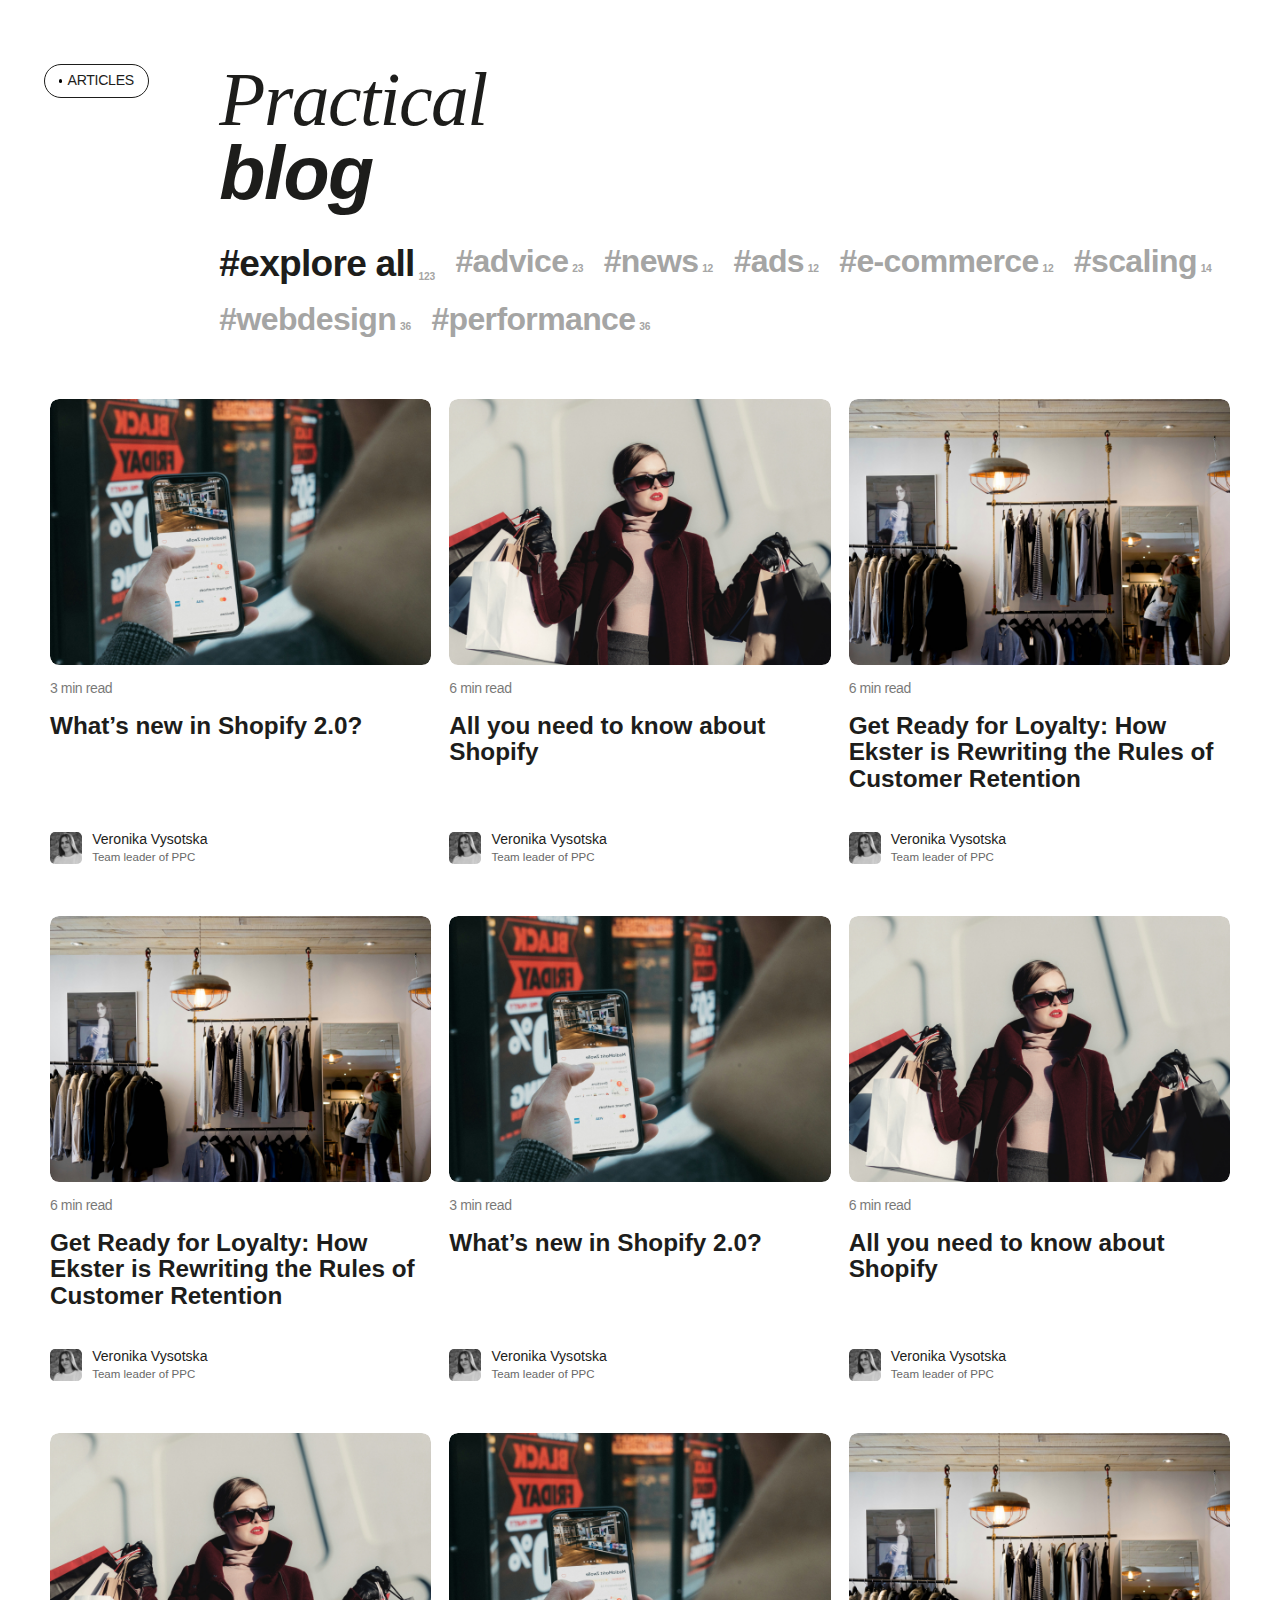
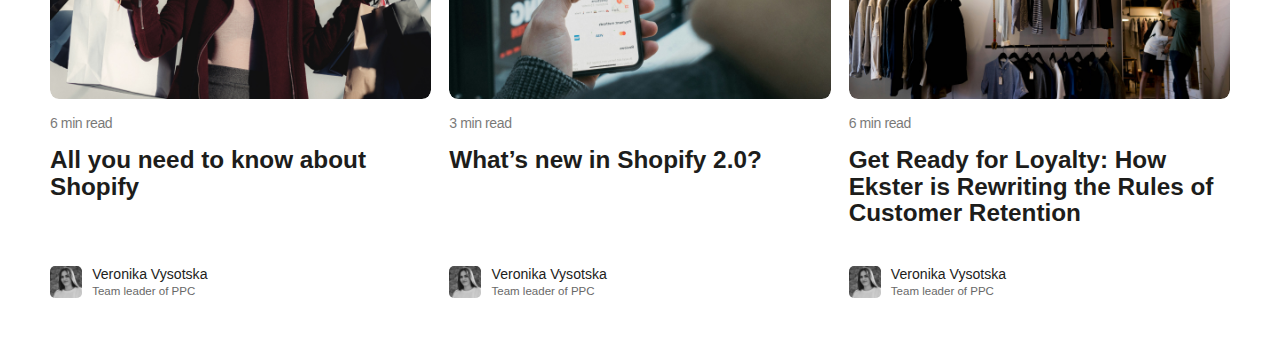
<file: pages/blog/blog.html>
<!DOCTYPE html>
<html lang="en">
  <head>
    <meta charset="UTF-8" />
    <meta name="viewport" content="width=device-width, initial-scale=1.0" />
    <link rel="stylesheet" href="./blog.css" />

    <title>Document</title>
  </head>
  <body>
    <section class="blog-section">
      <div class="container">
        <div class="blog-title-container">
          <p class="blog-marker">articles</p>

          <div class="title-block">
            <h1 class="blog-title">
              Practical <span class="blog-title-span">blog</span>
            </h1>

            <form class="studies-form visually-hidden">
              <input
                class="studies-input"
                type="email"
                placeholder="Subscribe to our newsletter"
              />
              <button class="studies-form-btn" type="submit">
                <svg class="studies-form-btn-icon">
                  <use href="/images/icons.svg#icon-arrow-up-right"></use>
                </svg>
              </button>
            </form>

            <div class="link-list">
              <a class="blog-title-links current-blog" href=""
                >#explore all
                <p class="link-number">123</p>
              </a>
              <a class="blog-title-links" href=""
                >#advice
                <p class="link-number">23</p>
              </a>
              <a class="blog-title-links" href=""
                >#news
                <p class="link-number">12</p>
              </a>
              <a class="blog-title-links" href=""
                >#ads
                <p class="link-number">12</p>
              </a>
              <a class="blog-title-links" href=""
                >#e-commerce
                <p class="link-number">12</p>
              </a>
              <a class="blog-title-links" href=""
                >#scaling
                <p class="link-number">14</p>
              </a>
              <a class="blog-title-links" href=""
                >#webdesign
                <p class="link-number">36</p>
              </a>
              <a class="blog-title-links" href=""
                >#performance
                <p class="link-number">36</p>
              </a>
            </div>
          </div>
        </div>

        <div class="blog-card-list">
          <div class="blog-card-item">
            <div>
              <div class="card-image-container">
                <img
                  class="blog-card-image"
                  src="/images/blog-images/cardmapr-nl-pwxESDWRwDE-unsplash 1.jpg"
                  alt="image"
                />

                <img
                  class="hover-bg"
                  src="/images/blog-images/blog-item-hover.svg"
                  alt=""
                />
              </div>
              <p class="blog-card-read">3 min read</p>
              <h3 class="blog-card-title">What’s new in Shopify 2.0?</h3>
            </div>

            <div class="card-person-block">
              <img
                class="person-image"
                src="/images/blog-images/blog-victoria-image.jpg"
                alt="Veronika"
              />
              <div class="person-info">
                <p class="person-name">Veronika Vysotska</p>
                <p class="person-spec">Team leader of PPC</p>
              </div>
            </div>
          </div>

          <div class="blog-card-item">
            <div>
              <div class="card-image-container">
                <img
                  class="blog-card-image"
                  src="/images/blog-images/freestocks-_3Q3tsJ01nc-unsplash 1.jpg"
                  alt="image"
                />

                <img
                  class="hover-bg"
                  src="/images/blog-images/blog-item-hover.svg"
                  alt=""
                />
              </div>
              <p class="blog-card-read">6 min read</p>
              <h3 class="blog-card-title">
                All you need to know about Shopify
              </h3>
            </div>

            <div class="card-person-block">
              <img
                class="person-image"
                src="/images/blog-images/blog-victoria-image.jpg"
                alt="Veronika"
              />
              <div class="person-info">
                <p class="person-name">Veronika Vysotska</p>
                <p class="person-spec">Team leader of PPC</p>
              </div>
            </div>
          </div>

          <div class="blog-card-item">
            <div>
              <div class="card-image-container">
                <img
                  class="blog-card-image"
                  src="/images/blog-images/clark-street-mercantile-qnKhZJPKFD8-unsplash 1.jpg"
                  alt="image"
                />

                <img
                  class="hover-bg"
                  src="/images/blog-images/blog-item-hover.svg"
                  alt=""
                />
              </div>
              <p class="blog-card-read">6 min read</p>
              <h3 class="blog-card-title">
                Get Ready for Loyalty: How Ekster is Rewriting the Rules of
                Customer Retention
              </h3>
            </div>

            <div class="card-person-block">
              <img
                class="person-image"
                src="/images/blog-images/blog-victoria-image.jpg"
                alt="Veronika"
              />

              <div class="person-info">
                <p class="person-name">Veronika Vysotska</p>
                <p class="person-spec">Team leader of PPC</p>
              </div>
            </div>
          </div>

          <div class="blog-card-item">
            <div>
              <div class="card-image-container">
                <img
                  class="blog-card-image"
                  src="/images/blog-images/clark-street-mercantile-qnKhZJPKFD8-unsplash 1.jpg"
                  alt="image"
                />

                <img
                  class="hover-bg"
                  src="/images/blog-images/blog-item-hover.svg"
                  alt=""
                />
              </div>
              <p class="blog-card-read">6 min read</p>
              <h3 class="blog-card-title">
                Get Ready for Loyalty: How Ekster is Rewriting the Rules of
                Customer Retention
              </h3>
            </div>

            <div class="card-person-block">
              <img
                class="person-image"
                src="/images/blog-images/blog-victoria-image.jpg"
                alt="Veronika"
              />

              <div class="person-info">
                <p class="person-name">Veronika Vysotska</p>
                <p class="person-spec">Team leader of PPC</p>
              </div>
            </div>
          </div>

          <div class="blog-card-item">
            <div>
              <div class="card-image-container">
                <img
                  class="blog-card-image"
                  src="/images/blog-images/cardmapr-nl-pwxESDWRwDE-unsplash 1.jpg"
                  alt="image"
                />

                <img
                  class="hover-bg"
                  src="/images/blog-images/blog-item-hover.svg"
                  alt=""
                />
              </div>
              <p class="blog-card-read">3 min read</p>
              <h3 class="blog-card-title">What’s new in Shopify 2.0?</h3>
            </div>

            <div class="card-person-block">
              <img
                class="person-image"
                src="/images/blog-images/blog-victoria-image.jpg"
                alt="Veronika"
              />

              <div class="person-info">
                <p class="person-name">Veronika Vysotska</p>
                <p class="person-spec">Team leader of PPC</p>
              </div>
            </div>
          </div>

          <div class="blog-card-item">
            <div>
              <div class="card-image-container">
                <img
                  class="blog-card-image"
                  src="/images/blog-images/freestocks-_3Q3tsJ01nc-unsplash 1.jpg"
                  alt="image"
                />

                <img
                  class="hover-bg"
                  src="/images/blog-images/blog-item-hover.svg"
                  alt=""
                />
              </div>
              <p class="blog-card-read">6 min read</p>
              <h3 class="blog-card-title">
                All you need to know about Shopify
              </h3>
            </div>

            <div class="card-person-block">
              <img
                class="person-image"
                src="/images/blog-images/blog-victoria-image.jpg"
                alt="Veronika"
              />

              <div class="person-info">
                <p class="person-name">Veronika Vysotska</p>
                <p class="person-spec">Team leader of PPC</p>
              </div>
            </div>
          </div>

          <div class="blog-card-item">
            <div>
              <div class="card-image-container">
                <img
                  class="blog-card-image"
                  src="/images/blog-images/freestocks-_3Q3tsJ01nc-unsplash 1.jpg"
                  alt="image"
                />

                <img
                  class="hover-bg"
                  src="/images/blog-images/blog-item-hover.svg"
                  alt=""
                />
              </div>
              <p class="blog-card-read">6 min read</p>
              <h3 class="blog-card-title">
                All you need to know about Shopify
              </h3>
            </div>

            <div class="card-person-block">
              <img
                class="person-image"
                src="/images/blog-images/blog-victoria-image.jpg"
                alt="Veronika"
              />

              <div class="person-info">
                <p class="person-name">Veronika Vysotska</p>
                <p class="person-spec">Team leader of PPC</p>
              </div>
            </div>
          </div>

          <div class="blog-card-item">
            <div>
              <div class="card-image-container">
                <img
                  class="blog-card-image"
                  src="/images/blog-images/cardmapr-nl-pwxESDWRwDE-unsplash 1.jpg"
                  alt="image"
                />

                <img
                  class="hover-bg"
                  src="/images/blog-images/blog-item-hover.svg"
                  alt=""
                />
              </div>
              <p class="blog-card-read">3 min read</p>
              <h3 class="blog-card-title">What’s new in Shopify 2.0?</h3>
            </div>

            <div class="card-person-block">
              <img
                class="person-image"
                src="/images/blog-images/blog-victoria-image.jpg"
                alt="Veronika"
              />
              <div class="person-info">
                <p class="person-name">Veronika Vysotska</p>
                <p class="person-spec">Team leader of PPC</p>
              </div>
            </div>
          </div>

          <div class="blog-card-item">
            <div>
              <div class="card-image-container">
                <img
                  class="blog-card-image"
                  src="/images/blog-images/clark-street-mercantile-qnKhZJPKFD8-unsplash 1.jpg"
                  alt="image"
                />

                <img
                  class="hover-bg"
                  src="/images/blog-images/blog-item-hover.svg"
                  alt=""
                />
              </div>
              <p class="blog-card-read">6 min read</p>
              <h3 class="blog-card-title">
                Get Ready for Loyalty: How Ekster is Rewriting the Rules of
                Customer Retention
              </h3>
            </div>

            <div class="card-person-block">
              <img
                class="person-image"
                src="/images/blog-images/blog-victoria-image.jpg"
                alt="Veronika"
              />
              <div class="person-info">
                <p class="person-name">Veronika Vysotska</p>
                <p class="person-spec">Team leader of PPC</p>
              </div>
            </div>
          </div>
        </div>
      </div>
    </section>
  </body>
</html>
</file>
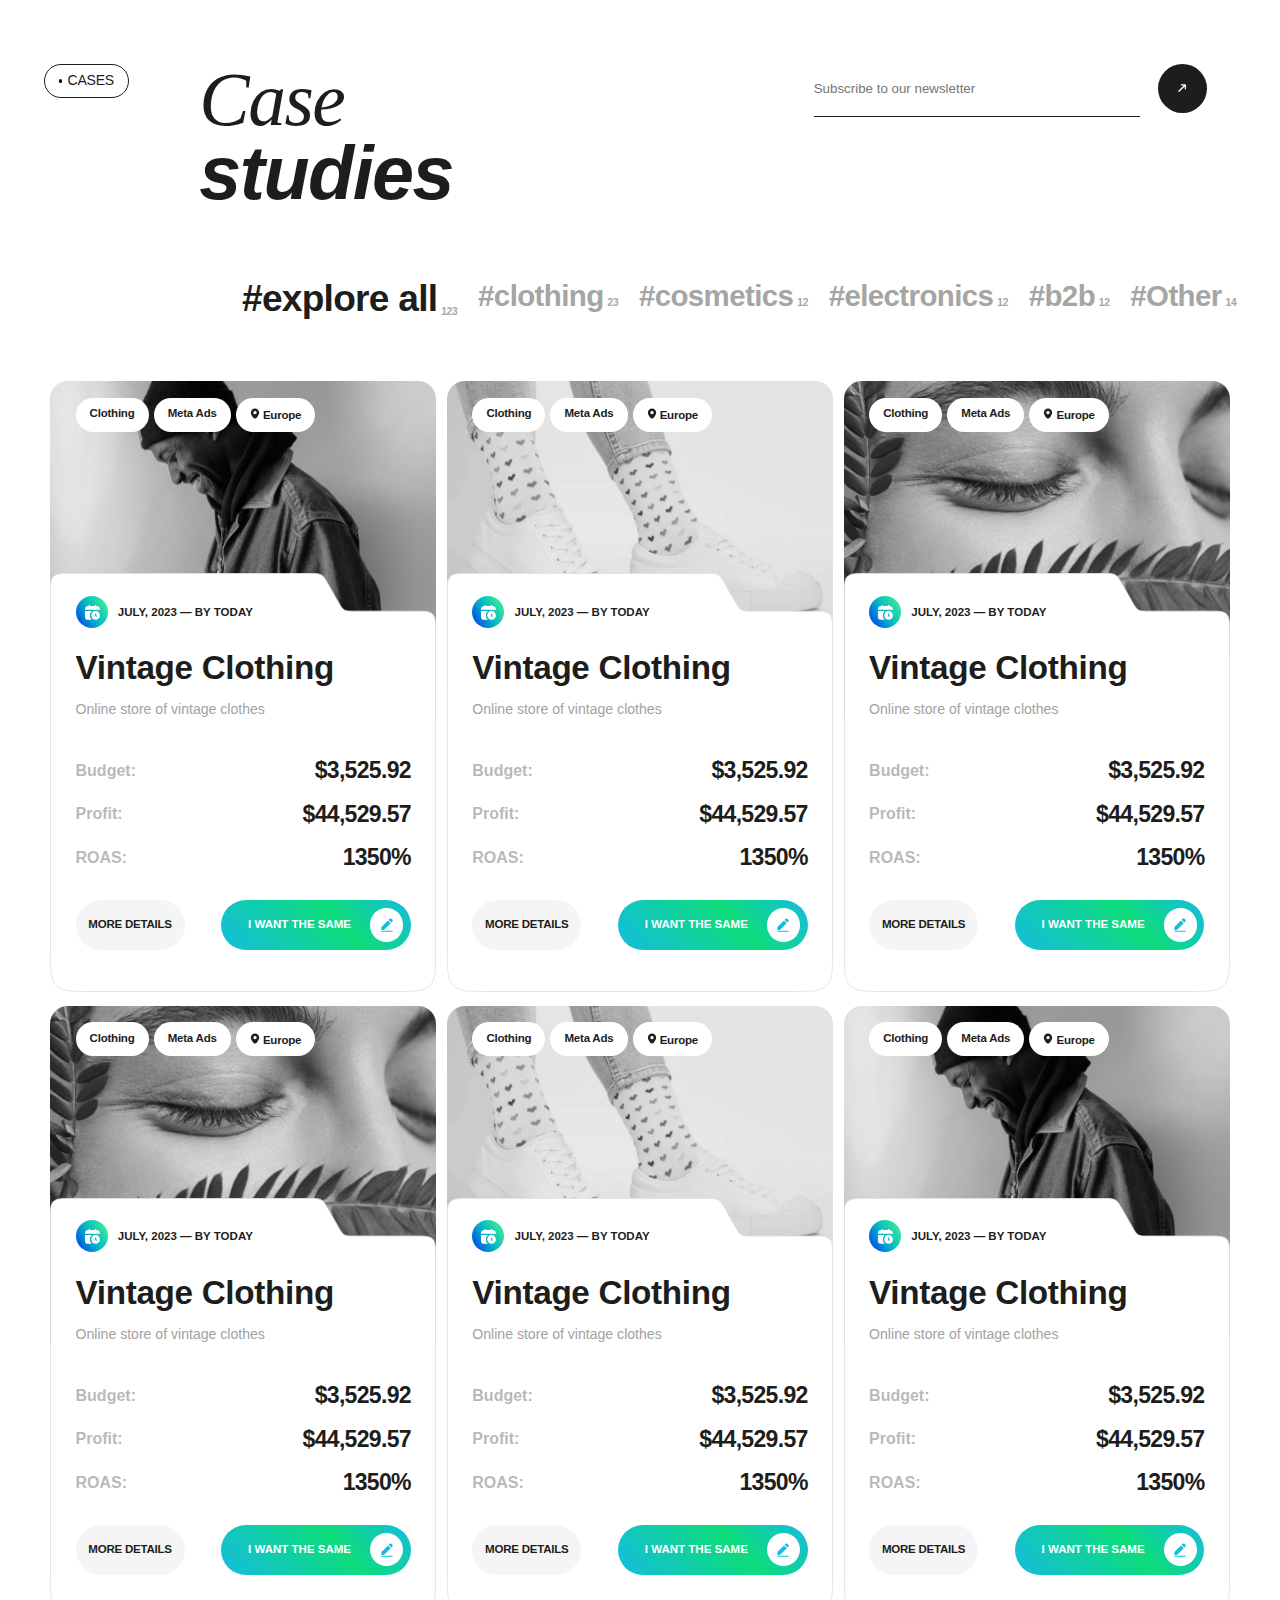
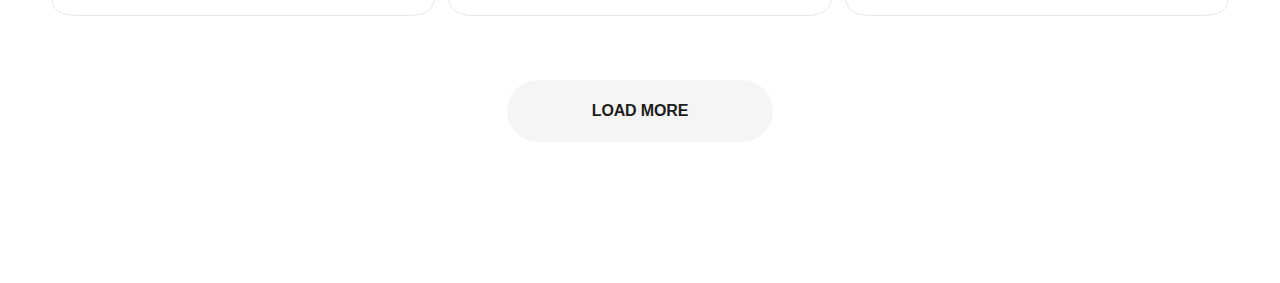
<file: pages/studies/studies.html>
<!DOCTYPE html>
<html lang="en">
  <head>
    <meta charset="UTF-8" />
    <meta name="viewport" content="width=device-width, initial-scale=1.0" />
    <link rel="stylesheet" href="/pages/blog/blog.css" />
    <link rel="stylesheet" href="/pages/studies/studies.css" />

    <title>Document</title>
  </head>
  <body>
    <section class="stusies-section">
      <div class="container">
        <div class="blog-title-container studies-title-container">
          <p class="blog-marker">Cases</p>

          <div class="title-block studies-title-form-container">
            <h1 class="blog-title studies-title">
              Case <span class="blog-title-span">studies</span>
            </h1>

            <form class="studies-form">
              <input
                class="studies-input"
                type="email"
                placeholder="Subscribe to our newsletter"
              />
              <button class="studies-form-btn" type="submit">
                <svg class="studies-form-btn-icon">
                  <use href="/images/icons.svg#icon-arrow-up-right"></use>
                </svg>
              </button>
            </form>
          </div>
        </div>
        <div class="link-list studies-link-list">
          <a class="blog-title-links current-blog" href=""
            >#explore all
            <p class="link-number">123</p>
          </a>
          <a class="blog-title-links studies-links" href=""
            >#clothing
            <p class="link-number">23</p>
          </a>
          <a class="blog-title-links studies-links" href=""
            >#cosmetics
            <p class="link-number">12</p>
          </a>
          <a class="blog-title-links studies-links" href=""
            >#electronics
            <p class="link-number">12</p>
          </a>
          <a class="blog-title-links studies-links" href=""
            >#b2b
            <p class="link-number">12</p>
          </a>
          <a class="blog-title-links studies-links" href=""
            >#Other
            <p class="link-number">14</p>
          </a>
        </div>

        <div class="stidies-card-list">
          <div class="studies-card-item">
            <img
              class="studies-card-image"
              src="/images/studies/brock-wegner-weia3bEeYKU-unsplash 1.jpg"
              alt=""
            />

            <img
              class="studies-card-rectangle"
              src="/images/studies/studies-card-rectangle.svg"
              alt=""
            />
            <div class="studies-card-upper-blocks">
              <p class="upper-block">Clothing</p>
              <p class="upper-block">Meta Ads</p>
              <p class="upper-block">
                <svg
                  width="10"
                  height="11"
                  viewBox="0 0 10 11"
                  fill="none"
                  xmlns="http://www.w3.org/2000/svg"
                >
                  <path
                    d="M4.99469 0.515625C3.89216 0.516838 2.83514 0.955323 2.05549 1.73489C1.27585 2.51445 0.837261 3.57143 0.835938 4.67396C0.835937 5.74479 1.6651 7.42062 3.30052 9.65479C3.49521 9.92151 3.75013 10.1385 4.04452 10.2881C4.33892 10.4377 4.66447 10.5156 4.99469 10.5156C5.32491 10.5156 5.65046 10.4377 5.94485 10.2881C6.23925 10.1385 6.49416 9.92151 6.68885 9.65479C8.32427 7.42062 9.15344 5.74479 9.15344 4.67396C9.15212 3.57143 8.71352 2.51445 7.93388 1.73489C7.15424 0.955323 6.09721 0.516838 4.99469 0.515625ZM4.99469 6.33146C4.66505 6.33146 4.34282 6.23371 4.06874 6.05057C3.79466 5.86744 3.58103 5.60714 3.45489 5.3026C3.32874 4.99805 3.29574 4.66294 3.36005 4.33964C3.42435 4.01634 3.58309 3.71937 3.81618 3.48628C4.04926 3.25319 4.34624 3.09446 4.66954 3.03015C4.99284 2.96584 5.32795 2.99885 5.63249 3.12499C5.93704 3.25114 6.19733 3.46476 6.38047 3.73884C6.56361 4.01292 6.66135 4.33516 6.66135 4.66479C6.66135 5.10682 6.48576 5.53074 6.1732 5.8433C5.86064 6.15586 5.43672 6.33146 4.99469 6.33146Z"
                    fill="#1D1D1B"
                  />
                </svg>
                Europe
              </p>
            </div>

            <div>
              <div class="item-date-container">
                <div class="studies-item-calendar-container">
                  <svg
                    width="16"
                    height="16"
                    viewBox="0 0 16 16"
                    fill="none"
                    xmlns="http://www.w3.org/2000/svg"
                  >
                    <path
                      d="M15.9375 5.16602V5.79102H0.9375V5.16602C0.9375 3.44039 2.33688 2.04102 4.0625 2.04102H4.6875V1.41602C4.6875 1.07102 4.9675 0.791016 5.3125 0.791016C5.6575 0.791016 5.9375 1.07102 5.9375 1.41602V2.04102H10.9375V1.41602C10.9375 1.07102 11.2175 0.791016 11.5625 0.791016C11.9075 0.791016 12.1875 1.07102 12.1875 1.41602V2.04102H12.8125C14.5381 2.04102 15.9375 3.44039 15.9375 5.16602ZM15.9375 11.416C15.9375 13.8285 13.9744 15.791 11.5625 15.791C9.15062 15.791 7.1875 13.8285 7.1875 11.416C7.1875 9.00352 9.15062 7.04102 11.5625 7.04102C13.9744 7.04102 15.9375 9.00352 15.9375 11.416ZM12.8125 11.7823L12.1875 11.1573V10.166C12.1875 9.82102 11.9075 9.54102 11.5625 9.54102C11.2175 9.54102 10.9375 9.82102 10.9375 10.166V11.416C10.9375 11.5816 11.0031 11.741 11.1206 11.8579L11.9288 12.666C12.1725 12.9098 12.5688 12.9098 12.8125 12.666C13.0562 12.4223 13.0562 12.026 12.8125 11.7823ZM5.9375 11.416C5.9375 9.64789 6.755 8.07227 8.03062 7.04102H0.9375V12.666C0.9375 14.3916 2.33688 15.791 4.0625 15.791H8.03062C6.755 14.7598 5.9375 13.1841 5.9375 11.416Z"
                      fill="white"
                    />
                  </svg>
                </div>
                <p class="item-date-text">July, 2023 — by today</p>
              </div>

              <h3 class="studies-card-title">Vintage Clothing</h3>
              <p class="studies-card-text">Online store of vintage clothes</p>

              <div class="studies-item-price-blocks">
                <p class="price-name">Budget:</p>
                <p class="price-value">$3,525.92</p>
              </div>

              <div class="studies-item-price-blocks">
                <p class="price-name">Profit:</p>
                <p class="price-value">$44,529.57</p>
              </div>

              <div class="studies-item-price-blocks">
                <p class="price-name">ROAS:</p>
                <p class="price-value">1350%</p>
              </div>

              <div class="studies-item-buttons">
                <button class="studies-more-btn">More details</button>

                <button class="studies-buy-item">
                  <p class="buy-item-text">I want the same</p>
                  <div class="buy-item-icon-container">
                    <svg class="buy-item-icon">
                      <use href="/images/icons.svg#icon-pen"></use>
                    </svg>
                  </div>
                </button>
              </div>
            </div>
          </div>
          <div class="studies-card-item">
            <img
              class="studies-card-image"
              src="/images/studies/heart-784590_900x 1.jpg"
              alt=""
            />

            <img
              class="studies-card-rectangle"
              src="/images/studies/studies-card-rectangle.svg"
              alt=""
            />
            <div class="studies-card-upper-blocks">
              <p class="upper-block">Clothing</p>
              <p class="upper-block">Meta Ads</p>
              <p class="upper-block">
                <svg
                  width="10"
                  height="11"
                  viewBox="0 0 10 11"
                  fill="none"
                  xmlns="http://www.w3.org/2000/svg"
                >
                  <path
                    d="M4.99469 0.515625C3.89216 0.516838 2.83514 0.955323 2.05549 1.73489C1.27585 2.51445 0.837261 3.57143 0.835938 4.67396C0.835937 5.74479 1.6651 7.42062 3.30052 9.65479C3.49521 9.92151 3.75013 10.1385 4.04452 10.2881C4.33892 10.4377 4.66447 10.5156 4.99469 10.5156C5.32491 10.5156 5.65046 10.4377 5.94485 10.2881C6.23925 10.1385 6.49416 9.92151 6.68885 9.65479C8.32427 7.42062 9.15344 5.74479 9.15344 4.67396C9.15212 3.57143 8.71352 2.51445 7.93388 1.73489C7.15424 0.955323 6.09721 0.516838 4.99469 0.515625ZM4.99469 6.33146C4.66505 6.33146 4.34282 6.23371 4.06874 6.05057C3.79466 5.86744 3.58103 5.60714 3.45489 5.3026C3.32874 4.99805 3.29574 4.66294 3.36005 4.33964C3.42435 4.01634 3.58309 3.71937 3.81618 3.48628C4.04926 3.25319 4.34624 3.09446 4.66954 3.03015C4.99284 2.96584 5.32795 2.99885 5.63249 3.12499C5.93704 3.25114 6.19733 3.46476 6.38047 3.73884C6.56361 4.01292 6.66135 4.33516 6.66135 4.66479C6.66135 5.10682 6.48576 5.53074 6.1732 5.8433C5.86064 6.15586 5.43672 6.33146 4.99469 6.33146Z"
                    fill="#1D1D1B"
                  />
                </svg>
                Europe
              </p>
            </div>

            <div>
              <div class="item-date-container">
                <div class="studies-item-calendar-container">
                  <svg
                    width="16"
                    height="16"
                    viewBox="0 0 16 16"
                    fill="none"
                    xmlns="http://www.w3.org/2000/svg"
                  >
                    <path
                      d="M15.9375 5.16602V5.79102H0.9375V5.16602C0.9375 3.44039 2.33688 2.04102 4.0625 2.04102H4.6875V1.41602C4.6875 1.07102 4.9675 0.791016 5.3125 0.791016C5.6575 0.791016 5.9375 1.07102 5.9375 1.41602V2.04102H10.9375V1.41602C10.9375 1.07102 11.2175 0.791016 11.5625 0.791016C11.9075 0.791016 12.1875 1.07102 12.1875 1.41602V2.04102H12.8125C14.5381 2.04102 15.9375 3.44039 15.9375 5.16602ZM15.9375 11.416C15.9375 13.8285 13.9744 15.791 11.5625 15.791C9.15062 15.791 7.1875 13.8285 7.1875 11.416C7.1875 9.00352 9.15062 7.04102 11.5625 7.04102C13.9744 7.04102 15.9375 9.00352 15.9375 11.416ZM12.8125 11.7823L12.1875 11.1573V10.166C12.1875 9.82102 11.9075 9.54102 11.5625 9.54102C11.2175 9.54102 10.9375 9.82102 10.9375 10.166V11.416C10.9375 11.5816 11.0031 11.741 11.1206 11.8579L11.9288 12.666C12.1725 12.9098 12.5688 12.9098 12.8125 12.666C13.0562 12.4223 13.0562 12.026 12.8125 11.7823ZM5.9375 11.416C5.9375 9.64789 6.755 8.07227 8.03062 7.04102H0.9375V12.666C0.9375 14.3916 2.33688 15.791 4.0625 15.791H8.03062C6.755 14.7598 5.9375 13.1841 5.9375 11.416Z"
                      fill="white"
                    />
                  </svg>
                </div>
                <p class="item-date-text">July, 2023 — by today</p>
              </div>

              <h3 class="studies-card-title">Vintage Clothing</h3>
              <p class="studies-card-text">Online store of vintage clothes</p>

              <div class="studies-item-price-blocks">
                <p class="price-name">Budget:</p>
                <p class="price-value">$3,525.92</p>
              </div>

              <div class="studies-item-price-blocks">
                <p class="price-name">Profit:</p>
                <p class="price-value">$44,529.57</p>
              </div>

              <div class="studies-item-price-blocks">
                <p class="price-name">ROAS:</p>
                <p class="price-value">1350%</p>
              </div>

              <div class="studies-item-buttons">
                <button class="studies-more-btn">More details</button>

                <button class="studies-buy-item">
                  <p class="buy-item-text">I want the same</p>
                  <div class="buy-item-icon-container">
                    <svg class="buy-item-icon">
                      <use href="/images/icons.svg#icon-pen"></use>
                    </svg>
                  </div>
                </button>
              </div>
            </div>
          </div>
          <div class="studies-card-item">
            <img
              class="studies-card-image"
              src="/images/studies/2024-04-15 16.24 1.jpg"
              alt=""
            />

            <img
              class="studies-card-rectangle"
              src="/images/studies/studies-card-rectangle.svg"
              alt=""
            />
            <div class="studies-card-upper-blocks">
              <p class="upper-block">Clothing</p>
              <p class="upper-block">Meta Ads</p>
              <p class="upper-block">
                <svg
                  width="10"
                  height="11"
                  viewBox="0 0 10 11"
                  fill="none"
                  xmlns="http://www.w3.org/2000/svg"
                >
                  <path
                    d="M4.99469 0.515625C3.89216 0.516838 2.83514 0.955323 2.05549 1.73489C1.27585 2.51445 0.837261 3.57143 0.835938 4.67396C0.835937 5.74479 1.6651 7.42062 3.30052 9.65479C3.49521 9.92151 3.75013 10.1385 4.04452 10.2881C4.33892 10.4377 4.66447 10.5156 4.99469 10.5156C5.32491 10.5156 5.65046 10.4377 5.94485 10.2881C6.23925 10.1385 6.49416 9.92151 6.68885 9.65479C8.32427 7.42062 9.15344 5.74479 9.15344 4.67396C9.15212 3.57143 8.71352 2.51445 7.93388 1.73489C7.15424 0.955323 6.09721 0.516838 4.99469 0.515625ZM4.99469 6.33146C4.66505 6.33146 4.34282 6.23371 4.06874 6.05057C3.79466 5.86744 3.58103 5.60714 3.45489 5.3026C3.32874 4.99805 3.29574 4.66294 3.36005 4.33964C3.42435 4.01634 3.58309 3.71937 3.81618 3.48628C4.04926 3.25319 4.34624 3.09446 4.66954 3.03015C4.99284 2.96584 5.32795 2.99885 5.63249 3.12499C5.93704 3.25114 6.19733 3.46476 6.38047 3.73884C6.56361 4.01292 6.66135 4.33516 6.66135 4.66479C6.66135 5.10682 6.48576 5.53074 6.1732 5.8433C5.86064 6.15586 5.43672 6.33146 4.99469 6.33146Z"
                    fill="#1D1D1B"
                  />
                </svg>
                Europe
              </p>
            </div>

            <div>
              <div class="item-date-container">
                <div class="studies-item-calendar-container">
                  <svg
                    width="16"
                    height="16"
                    viewBox="0 0 16 16"
                    fill="none"
                    xmlns="http://www.w3.org/2000/svg"
                  >
                    <path
                      d="M15.9375 5.16602V5.79102H0.9375V5.16602C0.9375 3.44039 2.33688 2.04102 4.0625 2.04102H4.6875V1.41602C4.6875 1.07102 4.9675 0.791016 5.3125 0.791016C5.6575 0.791016 5.9375 1.07102 5.9375 1.41602V2.04102H10.9375V1.41602C10.9375 1.07102 11.2175 0.791016 11.5625 0.791016C11.9075 0.791016 12.1875 1.07102 12.1875 1.41602V2.04102H12.8125C14.5381 2.04102 15.9375 3.44039 15.9375 5.16602ZM15.9375 11.416C15.9375 13.8285 13.9744 15.791 11.5625 15.791C9.15062 15.791 7.1875 13.8285 7.1875 11.416C7.1875 9.00352 9.15062 7.04102 11.5625 7.04102C13.9744 7.04102 15.9375 9.00352 15.9375 11.416ZM12.8125 11.7823L12.1875 11.1573V10.166C12.1875 9.82102 11.9075 9.54102 11.5625 9.54102C11.2175 9.54102 10.9375 9.82102 10.9375 10.166V11.416C10.9375 11.5816 11.0031 11.741 11.1206 11.8579L11.9288 12.666C12.1725 12.9098 12.5688 12.9098 12.8125 12.666C13.0562 12.4223 13.0562 12.026 12.8125 11.7823ZM5.9375 11.416C5.9375 9.64789 6.755 8.07227 8.03062 7.04102H0.9375V12.666C0.9375 14.3916 2.33688 15.791 4.0625 15.791H8.03062C6.755 14.7598 5.9375 13.1841 5.9375 11.416Z"
                      fill="white"
                    />
                  </svg>
                </div>
                <p class="item-date-text">July, 2023 — by today</p>
              </div>

              <h3 class="studies-card-title">Vintage Clothing</h3>
              <p class="studies-card-text">Online store of vintage clothes</p>

              <div class="studies-item-price-blocks">
                <p class="price-name">Budget:</p>
                <p class="price-value">$3,525.92</p>
              </div>

              <div class="studies-item-price-blocks">
                <p class="price-name">Profit:</p>
                <p class="price-value">$44,529.57</p>
              </div>

              <div class="studies-item-price-blocks">
                <p class="price-name">ROAS:</p>
                <p class="price-value">1350%</p>
              </div>

              <div class="studies-item-buttons">
                <button class="studies-more-btn">More details</button>

                <button class="studies-buy-item">
                  <p class="buy-item-text">I want the same</p>
                  <div class="buy-item-icon-container">
                    <svg class="buy-item-icon">
                      <use href="/images/icons.svg#icon-pen"></use>
                    </svg>
                  </div>
                </button>
              </div>
            </div>
          </div>
          <div class="studies-card-item">
            <img
              class="studies-card-image"
              src="/images/studies/2024-04-15 16.24 1.jpg"
              alt=""
            />

            <img
              class="studies-card-rectangle"
              src="/images/studies/studies-card-rectangle.svg"
              alt=""
            />
            <div class="studies-card-upper-blocks">
              <p class="upper-block">Clothing</p>
              <p class="upper-block">Meta Ads</p>
              <p class="upper-block">
                <svg
                  width="10"
                  height="11"
                  viewBox="0 0 10 11"
                  fill="none"
                  xmlns="http://www.w3.org/2000/svg"
                >
                  <path
                    d="M4.99469 0.515625C3.89216 0.516838 2.83514 0.955323 2.05549 1.73489C1.27585 2.51445 0.837261 3.57143 0.835938 4.67396C0.835937 5.74479 1.6651 7.42062 3.30052 9.65479C3.49521 9.92151 3.75013 10.1385 4.04452 10.2881C4.33892 10.4377 4.66447 10.5156 4.99469 10.5156C5.32491 10.5156 5.65046 10.4377 5.94485 10.2881C6.23925 10.1385 6.49416 9.92151 6.68885 9.65479C8.32427 7.42062 9.15344 5.74479 9.15344 4.67396C9.15212 3.57143 8.71352 2.51445 7.93388 1.73489C7.15424 0.955323 6.09721 0.516838 4.99469 0.515625ZM4.99469 6.33146C4.66505 6.33146 4.34282 6.23371 4.06874 6.05057C3.79466 5.86744 3.58103 5.60714 3.45489 5.3026C3.32874 4.99805 3.29574 4.66294 3.36005 4.33964C3.42435 4.01634 3.58309 3.71937 3.81618 3.48628C4.04926 3.25319 4.34624 3.09446 4.66954 3.03015C4.99284 2.96584 5.32795 2.99885 5.63249 3.12499C5.93704 3.25114 6.19733 3.46476 6.38047 3.73884C6.56361 4.01292 6.66135 4.33516 6.66135 4.66479C6.66135 5.10682 6.48576 5.53074 6.1732 5.8433C5.86064 6.15586 5.43672 6.33146 4.99469 6.33146Z"
                    fill="#1D1D1B"
                  />
                </svg>
                Europe
              </p>
            </div>

            <div>
              <div class="item-date-container">
                <div class="studies-item-calendar-container">
                  <svg
                    width="16"
                    height="16"
                    viewBox="0 0 16 16"
                    fill="none"
                    xmlns="http://www.w3.org/2000/svg"
                  >
                    <path
                      d="M15.9375 5.16602V5.79102H0.9375V5.16602C0.9375 3.44039 2.33688 2.04102 4.0625 2.04102H4.6875V1.41602C4.6875 1.07102 4.9675 0.791016 5.3125 0.791016C5.6575 0.791016 5.9375 1.07102 5.9375 1.41602V2.04102H10.9375V1.41602C10.9375 1.07102 11.2175 0.791016 11.5625 0.791016C11.9075 0.791016 12.1875 1.07102 12.1875 1.41602V2.04102H12.8125C14.5381 2.04102 15.9375 3.44039 15.9375 5.16602ZM15.9375 11.416C15.9375 13.8285 13.9744 15.791 11.5625 15.791C9.15062 15.791 7.1875 13.8285 7.1875 11.416C7.1875 9.00352 9.15062 7.04102 11.5625 7.04102C13.9744 7.04102 15.9375 9.00352 15.9375 11.416ZM12.8125 11.7823L12.1875 11.1573V10.166C12.1875 9.82102 11.9075 9.54102 11.5625 9.54102C11.2175 9.54102 10.9375 9.82102 10.9375 10.166V11.416C10.9375 11.5816 11.0031 11.741 11.1206 11.8579L11.9288 12.666C12.1725 12.9098 12.5688 12.9098 12.8125 12.666C13.0562 12.4223 13.0562 12.026 12.8125 11.7823ZM5.9375 11.416C5.9375 9.64789 6.755 8.07227 8.03062 7.04102H0.9375V12.666C0.9375 14.3916 2.33688 15.791 4.0625 15.791H8.03062C6.755 14.7598 5.9375 13.1841 5.9375 11.416Z"
                      fill="white"
                    />
                  </svg>
                </div>
                <p class="item-date-text">July, 2023 — by today</p>
              </div>

              <h3 class="studies-card-title">Vintage Clothing</h3>
              <p class="studies-card-text">Online store of vintage clothes</p>

              <div class="studies-item-price-blocks">
                <p class="price-name">Budget:</p>
                <p class="price-value">$3,525.92</p>
              </div>

              <div class="studies-item-price-blocks">
                <p class="price-name">Profit:</p>
                <p class="price-value">$44,529.57</p>
              </div>

              <div class="studies-item-price-blocks">
                <p class="price-name">ROAS:</p>
                <p class="price-value">1350%</p>
              </div>

              <div class="studies-item-buttons">
                <button class="studies-more-btn">More details</button>

                <button class="studies-buy-item">
                  <p class="buy-item-text">I want the same</p>
                  <div class="buy-item-icon-container">
                    <svg class="buy-item-icon">
                      <use href="/images/icons.svg#icon-pen"></use>
                    </svg>
                  </div>
                </button>
              </div>
            </div>
          </div>
          <div class="studies-card-item">
            <img
              class="studies-card-image"
              src="/images/studies/heart-784590_900x 1.jpg"
              alt=""
            />

            <img
              class="studies-card-rectangle"
              src="/images/studies/studies-card-rectangle.svg"
              alt=""
            />
            <div class="studies-card-upper-blocks">
              <p class="upper-block">Clothing</p>
              <p class="upper-block">Meta Ads</p>
              <p class="upper-block">
                <svg
                  width="10"
                  height="11"
                  viewBox="0 0 10 11"
                  fill="none"
                  xmlns="http://www.w3.org/2000/svg"
                >
                  <path
                    d="M4.99469 0.515625C3.89216 0.516838 2.83514 0.955323 2.05549 1.73489C1.27585 2.51445 0.837261 3.57143 0.835938 4.67396C0.835937 5.74479 1.6651 7.42062 3.30052 9.65479C3.49521 9.92151 3.75013 10.1385 4.04452 10.2881C4.33892 10.4377 4.66447 10.5156 4.99469 10.5156C5.32491 10.5156 5.65046 10.4377 5.94485 10.2881C6.23925 10.1385 6.49416 9.92151 6.68885 9.65479C8.32427 7.42062 9.15344 5.74479 9.15344 4.67396C9.15212 3.57143 8.71352 2.51445 7.93388 1.73489C7.15424 0.955323 6.09721 0.516838 4.99469 0.515625ZM4.99469 6.33146C4.66505 6.33146 4.34282 6.23371 4.06874 6.05057C3.79466 5.86744 3.58103 5.60714 3.45489 5.3026C3.32874 4.99805 3.29574 4.66294 3.36005 4.33964C3.42435 4.01634 3.58309 3.71937 3.81618 3.48628C4.04926 3.25319 4.34624 3.09446 4.66954 3.03015C4.99284 2.96584 5.32795 2.99885 5.63249 3.12499C5.93704 3.25114 6.19733 3.46476 6.38047 3.73884C6.56361 4.01292 6.66135 4.33516 6.66135 4.66479C6.66135 5.10682 6.48576 5.53074 6.1732 5.8433C5.86064 6.15586 5.43672 6.33146 4.99469 6.33146Z"
                    fill="#1D1D1B"
                  />
                </svg>
                Europe
              </p>
            </div>

            <div>
              <div class="item-date-container">
                <div class="studies-item-calendar-container">
                  <svg
                    width="16"
                    height="16"
                    viewBox="0 0 16 16"
                    fill="none"
                    xmlns="http://www.w3.org/2000/svg"
                  >
                    <path
                      d="M15.9375 5.16602V5.79102H0.9375V5.16602C0.9375 3.44039 2.33688 2.04102 4.0625 2.04102H4.6875V1.41602C4.6875 1.07102 4.9675 0.791016 5.3125 0.791016C5.6575 0.791016 5.9375 1.07102 5.9375 1.41602V2.04102H10.9375V1.41602C10.9375 1.07102 11.2175 0.791016 11.5625 0.791016C11.9075 0.791016 12.1875 1.07102 12.1875 1.41602V2.04102H12.8125C14.5381 2.04102 15.9375 3.44039 15.9375 5.16602ZM15.9375 11.416C15.9375 13.8285 13.9744 15.791 11.5625 15.791C9.15062 15.791 7.1875 13.8285 7.1875 11.416C7.1875 9.00352 9.15062 7.04102 11.5625 7.04102C13.9744 7.04102 15.9375 9.00352 15.9375 11.416ZM12.8125 11.7823L12.1875 11.1573V10.166C12.1875 9.82102 11.9075 9.54102 11.5625 9.54102C11.2175 9.54102 10.9375 9.82102 10.9375 10.166V11.416C10.9375 11.5816 11.0031 11.741 11.1206 11.8579L11.9288 12.666C12.1725 12.9098 12.5688 12.9098 12.8125 12.666C13.0562 12.4223 13.0562 12.026 12.8125 11.7823ZM5.9375 11.416C5.9375 9.64789 6.755 8.07227 8.03062 7.04102H0.9375V12.666C0.9375 14.3916 2.33688 15.791 4.0625 15.791H8.03062C6.755 14.7598 5.9375 13.1841 5.9375 11.416Z"
                      fill="white"
                    />
                  </svg>
                </div>
                <p class="item-date-text">July, 2023 — by today</p>
              </div>

              <h3 class="studies-card-title">Vintage Clothing</h3>
              <p class="studies-card-text">Online store of vintage clothes</p>

              <div class="studies-item-price-blocks">
                <p class="price-name">Budget:</p>
                <p class="price-value">$3,525.92</p>
              </div>

              <div class="studies-item-price-blocks">
                <p class="price-name">Profit:</p>
                <p class="price-value">$44,529.57</p>
              </div>

              <div class="studies-item-price-blocks">
                <p class="price-name">ROAS:</p>
                <p class="price-value">1350%</p>
              </div>

              <div class="studies-item-buttons">
                <button class="studies-more-btn">More details</button>

                <button class="studies-buy-item">
                  <p class="buy-item-text">I want the same</p>
                  <div class="buy-item-icon-container">
                    <svg class="buy-item-icon">
                      <use href="/images/icons.svg#icon-pen"></use>
                    </svg>
                  </div>
                </button>
              </div>
            </div>
          </div>
          <div class="studies-card-item">
            <img
              class="studies-card-image"
              src="/images/studies/brock-wegner-weia3bEeYKU-unsplash 1.jpg"
              alt=""
            />

            <img
              class="studies-card-rectangle"
              src="/images/studies/studies-card-rectangle.svg"
              alt=""
            />
            <div class="studies-card-upper-blocks">
              <p class="upper-block">Clothing</p>
              <p class="upper-block">Meta Ads</p>
              <p class="upper-block">
                <svg
                  width="10"
                  height="11"
                  viewBox="0 0 10 11"
                  fill="none"
                  xmlns="http://www.w3.org/2000/svg"
                >
                  <path
                    d="M4.99469 0.515625C3.89216 0.516838 2.83514 0.955323 2.05549 1.73489C1.27585 2.51445 0.837261 3.57143 0.835938 4.67396C0.835937 5.74479 1.6651 7.42062 3.30052 9.65479C3.49521 9.92151 3.75013 10.1385 4.04452 10.2881C4.33892 10.4377 4.66447 10.5156 4.99469 10.5156C5.32491 10.5156 5.65046 10.4377 5.94485 10.2881C6.23925 10.1385 6.49416 9.92151 6.68885 9.65479C8.32427 7.42062 9.15344 5.74479 9.15344 4.67396C9.15212 3.57143 8.71352 2.51445 7.93388 1.73489C7.15424 0.955323 6.09721 0.516838 4.99469 0.515625ZM4.99469 6.33146C4.66505 6.33146 4.34282 6.23371 4.06874 6.05057C3.79466 5.86744 3.58103 5.60714 3.45489 5.3026C3.32874 4.99805 3.29574 4.66294 3.36005 4.33964C3.42435 4.01634 3.58309 3.71937 3.81618 3.48628C4.04926 3.25319 4.34624 3.09446 4.66954 3.03015C4.99284 2.96584 5.32795 2.99885 5.63249 3.12499C5.93704 3.25114 6.19733 3.46476 6.38047 3.73884C6.56361 4.01292 6.66135 4.33516 6.66135 4.66479C6.66135 5.10682 6.48576 5.53074 6.1732 5.8433C5.86064 6.15586 5.43672 6.33146 4.99469 6.33146Z"
                    fill="#1D1D1B"
                  />
                </svg>
                Europe
              </p>
            </div>

            <div>
              <div class="item-date-container">
                <div class="studies-item-calendar-container">
                  <svg
                    width="16"
                    height="16"
                    viewBox="0 0 16 16"
                    fill="none"
                    xmlns="http://www.w3.org/2000/svg"
                  >
                    <path
                      d="M15.9375 5.16602V5.79102H0.9375V5.16602C0.9375 3.44039 2.33688 2.04102 4.0625 2.04102H4.6875V1.41602C4.6875 1.07102 4.9675 0.791016 5.3125 0.791016C5.6575 0.791016 5.9375 1.07102 5.9375 1.41602V2.04102H10.9375V1.41602C10.9375 1.07102 11.2175 0.791016 11.5625 0.791016C11.9075 0.791016 12.1875 1.07102 12.1875 1.41602V2.04102H12.8125C14.5381 2.04102 15.9375 3.44039 15.9375 5.16602ZM15.9375 11.416C15.9375 13.8285 13.9744 15.791 11.5625 15.791C9.15062 15.791 7.1875 13.8285 7.1875 11.416C7.1875 9.00352 9.15062 7.04102 11.5625 7.04102C13.9744 7.04102 15.9375 9.00352 15.9375 11.416ZM12.8125 11.7823L12.1875 11.1573V10.166C12.1875 9.82102 11.9075 9.54102 11.5625 9.54102C11.2175 9.54102 10.9375 9.82102 10.9375 10.166V11.416C10.9375 11.5816 11.0031 11.741 11.1206 11.8579L11.9288 12.666C12.1725 12.9098 12.5688 12.9098 12.8125 12.666C13.0562 12.4223 13.0562 12.026 12.8125 11.7823ZM5.9375 11.416C5.9375 9.64789 6.755 8.07227 8.03062 7.04102H0.9375V12.666C0.9375 14.3916 2.33688 15.791 4.0625 15.791H8.03062C6.755 14.7598 5.9375 13.1841 5.9375 11.416Z"
                      fill="white"
                    />
                  </svg>
                </div>
                <p class="item-date-text">July, 2023 — by today</p>
              </div>

              <h3 class="studies-card-title">Vintage Clothing</h3>
              <p class="studies-card-text">Online store of vintage clothes</p>

              <div class="studies-item-price-blocks">
                <p class="price-name">Budget:</p>
                <p class="price-value">$3,525.92</p>
              </div>

              <div class="studies-item-price-blocks">
                <p class="price-name">Profit:</p>
                <p class="price-value">$44,529.57</p>
              </div>

              <div class="studies-item-price-blocks">
                <p class="price-name">ROAS:</p>
                <p class="price-value">1350%</p>
              </div>

              <div class="studies-item-buttons">
                <button class="studies-more-btn">More details</button>

                <button class="studies-buy-item">
                  <p class="buy-item-text">I want the same</p>
                  <div class="buy-item-icon-container">
                    <svg class="buy-item-icon">
                      <use href="/images/icons.svg#icon-pen"></use>
                    </svg>
                  </div>
                </button>
              </div>
            </div>
          </div>
        </div>

        <button class="studies-load-btn">Load more</button>
      </div>
    </section>
  </body>
</html>
</file>
<file: fonts/stylesheet.css>
@font-face {
    font-family: 'Libre Baskerville';
    src: url('LibreBaskerville-Regular.woff2') format('woff2'),
        url('LibreBaskerville-Regular.woff') format('woff');
    font-weight: normal;
    font-style: normal;
    font-display: swap;
}

@font-face {
    font-family: 'Libre Baskerville';
    src: url('LibreBaskerville-Italic.woff2') format('woff2'),
        url('LibreBaskerville-Italic.woff') format('woff');
    font-weight: normal;
    font-style: italic;
    font-display: swap;
}

@font-face {
    font-family: 'Libre Baskerville';
    src: url('LibreBaskerville-Bold.woff2') format('woff2'),
        url('LibreBaskerville-Bold.woff') format('woff');
    font-weight: bold;
    font-style: normal;
    font-display: swap;
}

@font-face {
    font-family: 'Manrope';
    src: url('Manrope-ExtraBold.woff2') format('woff2'),
        url('Manrope-ExtraBold.woff') format('woff');
    font-weight: bold;
    font-style: normal;
    font-display: swap;
}

@font-face {
    font-family: 'Manrope';
    src: url('Manrope-Regular.woff2') format('woff2'),
        url('Manrope-Regular.woff') format('woff');
    font-weight: normal;
    font-style: normal;
    font-display: swap;
}

@font-face {
    font-family: 'Manrope';
    src: url('Manrope-Medium.woff2') format('woff2'),
        url('Manrope-Medium.woff') format('woff');
    font-weight: 500;
    font-style: normal;
    font-display: swap;
}

@font-face {
    font-family: 'Manrope';
    src: url('Manrope-Bold.woff2') format('woff2'),
        url('Manrope-Bold.woff') format('woff');
    font-weight: bold;
    font-style: normal;
    font-display: swap;
}

@font-face {
    font-family: 'Proxima Nova Th';
    src: url('ProximaNova-ExtrabldIt.woff2') format('woff2'),
        url('ProximaNova-ExtrabldIt.woff') format('woff');
    font-weight: bold;
    font-style: italic;
    font-display: swap;
}

@font-face {
    font-family: 'Proxima Nova Lt';
    src: url('ProximaNova-LightIt.woff2') format('woff2'),
        url('ProximaNova-LightIt.woff') format('woff');
    font-weight: 300;
    font-style: italic;
    font-display: swap;
}

@font-face {
    font-family: 'Proxima Nova Rg';
    src: url('ProximaNova-RegularIt.woff2') format('woff2'),
        url('ProximaNova-RegularIt.woff') format('woff');
    font-weight: normal;
    font-style: italic;
    font-display: swap;
}

@font-face {
    font-family: 'Proxima Nova Th';
    src: url('ProximaNova-Extrabld.woff2') format('woff2'),
        url('ProximaNova-Extrabld.woff') format('woff');
    font-weight: bold;
    font-style: normal;
    font-display: swap;
}

@font-face {
    font-family: 'Proxima Nova Rg';
    src: url('ProximaNova-Regular.woff2') format('woff2'),
        url('ProximaNova-Regular.woff') format('woff');
    font-weight: normal;
    font-style: normal;
    font-display: swap;
}

@font-face {
    font-family: 'Proxima Nova Bl';
    src: url('ProximaNova-Black.woff2') format('woff2'),
        url('ProximaNova-Black.woff') format('woff');
    font-weight: 900;
    font-style: normal;
    font-display: swap;
}

@font-face {
    font-family: 'Proxima Nova Th';
    src: url('ProximaNova-ThinIt.woff2') format('woff2'),
        url('ProximaNova-ThinIt.woff') format('woff');
    font-weight: 100;
    font-style: italic;
    font-display: swap;
}

@font-face {
    font-family: 'Proxima Nova Lt';
    src: url('ProximaNova-Semibold.woff2') format('woff2'),
        url('ProximaNova-Semibold.woff') format('woff');
    font-weight: 600;
    font-style: normal;
    font-display: swap;
}

@font-face {
    font-family: 'Proxima Nova Rg';
    src: url('ProximaNova-Bold.woff2') format('woff2'),
        url('ProximaNova-Bold.woff') format('woff');
    font-weight: bold;
    font-style: normal;
    font-display: swap;
}

@font-face {
    font-family: 'Proxima Nova Rg';
    src: url('ProximaNova-BoldIt.woff2') format('woff2'),
        url('ProximaNova-BoldIt.woff') format('woff');
    font-weight: bold;
    font-style: italic;
    font-display: swap;
}

@font-face {
    font-family: 'Proxima Nova Th';
    src: url('ProximaNovaT-Thin.woff2') format('woff2'),
        url('ProximaNovaT-Thin.woff') format('woff');
    font-weight: 100;
    font-style: normal;
    font-display: swap;
}

@font-face {
    font-family: 'Proxima Nova Lt';
    src: url('ProximaNova-SemiboldIt.woff2') format('woff2'),
        url('ProximaNova-SemiboldIt.woff') format('woff');
    font-weight: 600;
    font-style: italic;
    font-display: swap;
}

@font-face {
    font-family: 'Proxima Nova Bl';
    src: url('ProximaNova-BlackIt.woff2') format('woff2'),
        url('ProximaNova-BlackIt.woff') format('woff');
    font-weight: 900;
    font-style: italic;
    font-display: swap;
}

@font-face {
    font-family: 'Proxima Nova Lt';
    src: url('ProximaNova-Light.woff2') format('woff2'),
        url('ProximaNova-Light.woff') format('woff');
    font-weight: 300;
    font-style: normal;
    font-display: swap;
}
</file>
<file: pages/blog/blog.css>
*,
::before,
::after {
  box-sizing: border-box;
}

body {
  margin: 0;
  background: #ffffff;
}

ul {
  list-style: none;
  padding-left: 0;
  margin: 0;
}

a {
  text-decoration: none;
  display: block;
  margin: 0;
}

h1,
h2,
h3,
h4,
p {
  margin: 0;
  padding: 0;
}

.blog-section {
  padding: 5vw 0 5vw 0;
}

.container {
  max-width: 100vw;
  padding: 0 3.4vw;
  margin: 0 auto;
}

.blog-title-container {
  display: flex;
  gap: 5.5vw;
  margin-bottom: 5vw;
}

.blog-marker {
  font-family: "Proxima Nova", sans-serif;
  font-weight: 400;
  font-size: 1.1vw;
  line-height: 1.5vw;
  letter-spacing: -0.02em;
  text-transform: uppercase;
  color: #1d1d1b;
  border: 1px solid #1d1d1b;
  border-radius: 25.4vw;
  padding: 0.5vw 1.1vw;
  width: fit-content;
  height: fit-content;
  display: flex;
  align-items: center;
  gap: 0.4vw;
}

.blog-marker::before {
  content: "";
  width: 0.3vw;
  height: 0.3vw;
  border-radius: 100%;
  background-color: black;
}

.title-block {
}

.blog-title {
  font-family: "Libre Baskerville";
  font-style: italic;
  font-weight: 400;
  font-size: 5.9vw;
  line-height: 5.7vw;
  letter-spacing: -0.02em;
  color: #1d1d1b;
  width: 22vw;
  margin-bottom: 2.7vw;
}

.blog-title-span {
  font-family: "Proxima Nova", sans-serif;
  font-weight: 700;
}

.link-list {
  display: flex;
  flex-wrap: wrap;
  gap: 1.6vw;
}

.blog-title-links {
  font-family: "Proxima Nova", sans-serif;
  font-weight: 600;
  font-size: 2.5vw;
  line-height: 2.5vw;
  letter-spacing: -0.02em;
  color: #a5a5a4;
  display: flex;
  align-items: baseline;
  gap: 0.3vw;
  transition: 0.3s;
}

.blog-title-links:hover {
  color: #1d1d1b;
}

.current-blog {
  font-size: 2.9vw;
  line-height: 2.9vw;
  color: #1d1d1b;
  align-items: flex-end;
}

.link-number {
  font-family: "Manrope", sans-serif;
  font-weight: 700;
  font-size: 0.8vw;
  line-height: 0.8vw;
  letter-spacing: -0.02em;
  color: #a5a5a4;
  transition: 0.3s;
}

.blog-title-links:hover .link-number {
  color: #1d1d1b;
}

.blog-card-list {
  display: flex;
  flex-wrap: wrap;
  justify-content: center;
  gap: 4.1vw;
  column-gap: 1.4vw;
}

.blog-card-item {
  width: 29.8vw;
  height: 36.3vw;
  display: flex;
  flex-direction: column;
  justify-content: space-between;
  border-radius: 0.7vw;
}

.blog-card-image {
  width: 29.8vw;
  height: 20.8vw;
  border-radius: 0.7vw;
  transition: 0.3s;
  object-fit: cover;
}

.blog-card-read {
  font-family: "Manrope", sans-serif;
  font-weight: 500;
  font-size: 1.1vw;
  line-height: 1.5vw;
  letter-spacing: -0.03em;
  color: #1d1d1b;
  opacity: 0.6;
  margin-top: 1.1vw;
  margin-bottom: 1.1vw;
  transition: 0.3s;
}

.blog-card-title {
  font-family: "Proxima Nova", sans-serif;
  font-weight: 700;
  font-size: 1.9vw;
  line-height: 2.1vw;
  line-height: 1.1;
  color: #1d1d1b;
  margin-bottom: 2.7vw;
  transition: 0.3s;
}

.card-person-block {
  display: flex;
  gap: 0.8vw;
  align-items: center;
}

.person-image {
  width: 2.5vw;
  height: 2.5vw;
  border-radius: 0.4vw;
}

.person-info {
}

.person-name {
  font-family: "Proxima Nova", sans-serif;
  font-weight: 400;
  font-size: 1.1vw;
  line-height: 1.1vw;
  line-height: 1;
  color: #1d1d1b;
  margin-bottom: 0.4vw;
}

.person-spec {
  font-family: "Proxima Nova", sans-serif;
  font-weight: 400;
  font-size: 0.9vw;
  line-height: 0.9vw;
  line-height: 1;
  color: #686868;
}

.card-image-container {
  position: relative;
  overflow: hidden;
  border-radius: 0.7vw;
  width: 29.8vw;
  height: 20.8vw;
}

.hover-bg {
  position: absolute;
  bottom: 0vw;
  left: 0vw;
  opacity: 0;
  transition: 0.3s;
}

.blog-card-item:hover .hover-bg {
  opacity: 1;
}

.blog-card-item:hover .blog-card-image {
  transform: scale(1.3);
}

.blog-card-item:hover .blog-card-title {
  background: linear-gradient(
    49deg,
    #15bcdf 0.01%,
    #0ddc7a 61.5%,
    #15bcdf 100%
  );
  background-clip: text;
  -webkit-background-clip: text;
  -webkit-text-fill-color: transparent;
}

.blog-card-item:hover .blog-card-read {
  opacity: 0;
}

.studies-title-form-container {
  display: flex;
}

.studies-title {
  margin-right: 26vw;
}

.studies-form {
}

.studies-input {
  border: none;
  border-bottom: 1px solid #1d1d1b;
  padding: 0px 0px 1.6vw 0;
  width: 25.5vw;
  margin-right: 1.1vw;
}

.studies-form-btn {
  width: 3.8vw;
  height: 3.8vw;
  border-radius: 100%;
  background-color: #1d1d1b;
  border: none;
}

.studies-form-btn-icon {
  width: 0.8vw;
  height: 0.8vw;
  fill: #fff;
}

@media (max-width: 1024px) {
  .blog-card-list {
    flex-direction: column;
    gap: 10vw;
    justify-content: center;
    align-items: center;
  }

  .blog-card-item {
    width: 89vw;
    height: 96vw;
  }

  .card-image-container {
    width: 89vw;
    height: 61vw;
    border-radius: 2vw;
  }

  .blog-card-image {
    width: 89vw;
    height: 61vw;
  }

  .hover-bg {
  }

  .blog-card-read {
    font-size: 3.7vw;
  }

  .blog-card-title {
    font-size: 6.4vw;
  }

  .card-person-block {
  }

  .person-image {
    width: 9.6vw;
    height: 9.6vw;
    border-radius: 2vw;
  }

  .person-info {
  }

  .person-name {
    font-size: 3.7vw;
  }

  .person-spec {
    font-size: 3.2vw;
  }

  .blog-title-container {
    flex-direction: column;
  }

  .blog-marker {
    font-size: 3.2vw;
    padding: 1.6vw 3.2vw;
    height: 7.7vw;
  }

  .blog-marker::before {
    width: 0.8vw;
    height: 0.8vw;
    margin-right: 1.8vw;
  }

  .title-block {
  }

  .blog-title {
    font-size: 15vw;
    line-height: 14.4vw;
    width: 40vw;
  }

  .blog-title-span {
  }

  .link-list {
    margin-bottom: 10.6vw;
  }

  .blog-title-links {
    font-size: 7.4vw;
    line-height: 7.4vw;
    letter-spacing: -0.02em;
  }

  .current-blog {
  }

  .link-number {
    font-size: 3.7vw;
  }

  .studies-form {
    margin-bottom: 10.6vw;
  }

  .studies-input {
    width: 70vw;
    padding-bottom: 6.4vw;
  }

  .studies-form-btn {
    width: 15vw;
    height: 15vw;
  }

  .studies-form-btn-icon {
    width: 3.2vw;
    height: 3.2vw;
  }
}

@media (min-width: 1024px) {
  .visually-hidden {
    position: absolute;
    width: 1px;
    height: 1px;
    margin: -1px;
    border: 0;
    padding: 0;

    white-space: nowrap;
    clip-path: inset(100%);
    clip: rect(0 0 0 0);
    overflow: hidden;
  }
}
</file>
<file: pages/studies/studies.css>
.studies-links {
  font-size: 2.3vw;
}

.stusies-section {
  padding: 5vw 0 11vw 0;
}

.studies-link-list {
  justify-content: flex-end;
  margin-bottom: 5vw;
}

.studies-card-item {
  height: 47.7vw;
  width: 30.2vw;
  border-radius: 1.4vw;
  overflow: hidden;
  position: relative;
  padding: 1.3vw 2vw 0 2vw;
}

.studies-title-container {
  margin-bottom: 2.7vw;
}

.studies-card-image {
  position: absolute;
  width: 30.2vw;
  z-index: -1;
  top: 0;
  left: 0;
  transition: 0.3s;
}

.studies-card-upper-blocks {
  display: flex;
  gap: 0.4vw;
  margin-bottom: 12.8vw;
}

.upper-block {
  font-family: "Manrope", sans-serif;
  font-weight: 600;
  font-size: 0.9vw;
  line-height: 0.9vw;
  line-height: 1;
  letter-spacing: -0.02em;
  color: #1d1d1b;
  background: #fff;
  border-radius: 25.4vw;
  padding: 0.8vw 1.1vw;
}

.item-date-container {
  display: flex;
  align-items: center;
  gap: 0.8vw;
  margin-bottom: 1.6vw;
}

.studies-item-calendar-container {
  width: 2.5vw;
  height: 2.5vw;
  border-radius: 100%;
  background: linear-gradient(58deg, #0034ed 0%, #04b8c4 49%, #4bfa8a 100%);
  display: flex;
  align-items: center;
  justify-content: center;
}

.item-date-text {
  font-family: "Manrope", sans-serif;
  font-weight: 700;
  font-size: 0.9vw;
  line-height: 1.3vw;
  line-height: 1.4;
  text-transform: uppercase;
  color: #1d1d1b;
}

.studies-card-rectangle {
  position: absolute;
  left: 0;
  top: 15vw;
  width: 30.2vw;
  height: 32.7vw;
  z-index: -1;
}

.studies-card-title {
  font-family: "Proxima Nova", sans-serif;
  font-weight: 700;
  font-size: 2.6vw;
  line-height: 3.2vw;
  letter-spacing: -0.01em;
  color: #1d1d1b;
  margin-bottom: 0.8vw;
}

.studies-card-text {
  font-family: "Manrope", sans-serif;
  font-weight: 500;
  font-size: 1.1vw;
  line-height: 1.6vw;
  color: #a2a2a2;
  margin-bottom: 3.1vw;
}

.studies-item-price-blocks {
  display: flex;
  align-items: center;
  justify-content: space-between;
  margin-bottom: 1.6vw;
}

.price-name {
  font-family: "Manrope", sans-serif;
  font-weight: 600;
  font-size: 1.25vw;
  line-height: 1.25vw;
  line-height: 1;
  color: #161616;
  opacity: 0.3;
}

.price-value {
  font-family: "Proxima Nova", sans-serif;
  font-weight: 600;
  font-size: 1.8vw;
  line-height: 1.8vw;
  line-height: 1;
  letter-spacing: -0.03em;
  color: #1d1d1b;
}

.studies-item-buttons {
  display: flex;
  justify-content: space-between;
  margin-top: 2.4vw;
}

.studies-more-btn {
  font-family: "Manrope", sans-serif;
  font-weight: 700;
  font-size: 0.9vw;
  line-height: 0.9vw;
  letter-spacing: -0.02em;
  text-transform: uppercase;
  text-align: center;
  color: #1d1d1b;
  border-radius: 11.5vw;
  padding: 1.5vw 1vw;
  border: none;
  transition: 0.3s;
  background: #f5f5f5;
}

.studies-buy-item {
  display: flex;
  align-items: center;
  background: linear-gradient(
    49deg,
    #15bcdf 0.01%,
    #0ddc7a 61.5%,
    #15bcdf 100%
  );
  border: none;
  border-radius: 11.5vw;
  padding: 0.6vw;
}

.buy-item-text {
  font-family: "Proxima Nova", sans-serif;
  font-weight: 600;
  font-size: 0.9vw;
  line-height: 0.9vw;
  text-transform: uppercase;
  text-align: center;
  color: #fff;
  width: 11vw;
  transition: 0.3s;
}

.buy-item-icon {
  width: 1.1vw;
  height: 1.1vw;
  fill: #15bcdf;
  transition: 0.3s;
}

button {
  cursor: pointer;
}

.buy-item-icon-container {
  width: 2.6vw;
  height: 2.6vw;
  border-radius: 100%;
  background-color: #fff;
  display: flex;
  justify-content: center;
  align-items: center;
}

.studies-buy-item:hover {
  background: linear-gradient(315deg, #111215 0%, #272b2e 100%);
}

.studies-buy-item:hover .buy-item-text {
  color: #fff;
}

.studies-buy-item:hover .buy-item-icon {
  fill: #111215;
}

.studies-more-btn:hover {
  background: linear-gradient(315deg, #111215 0%, #272b2e 100%);
  color: #fff;
}

.studies-card-item:hover .studies-card-image {
  transform: scale(1.2);
}

.stidies-card-list {
  display: flex;
  flex-wrap: wrap;
  justify-content: center;
  gap: 1.1vw;
  column-gap: 0.8vw;
  margin-bottom: 5vw;
}

.studies-title-form-container {
  display: flex;
}

.studies-title {
  margin-right: 26vw;
}

.studies-form {
}

.studies-input {
  border: none;
  border-bottom: 1px solid #1d1d1b;
  padding: 0px 0px 1.6vw 0;
  width: 25.5vw;
  margin-right: 1.1vw;
}

.studies-form-btn {
  width: 3.8vw;
  height: 3.8vw;
  border-radius: 100%;
  background-color: #1d1d1b;
  border: none;
}

.studies-form-btn-icon {
  width: 0.8vw;
  height: 0.8vw;
  fill: #fff;
}

.studies-load-btn {
  display: block;
  font-family: "Proxima Nova", sans-serif;
  font-weight: 700;
  font-size: 1.25vw;
  line-height: 1.25vw;
  letter-spacing: -0.01em;
  text-transform: uppercase;
  text-align: center;
  color: #1d1d1b;
  border-radius: 4.5vw;
  padding: 1.8vw 0.9vw;
  border: none;
  background: #f5f5f5;
  margin: 0 auto;
  width: 20.8vw;
  height: 4.8vw;
}

@media (max-width: 1024px) {
  .studies-title-container {
    flex-direction: column;
  }

  .blog-marker {
  }

  .studies-title-form-container {
    flex-direction: column;
  }

  .studies-title {
    width: 90vw;
    margin-bottom: 10.6vw;
  }

  .blog-title-span {
  }

  .studies-form {
    margin-bottom: 10.6vw;
  }

  .studies-input {
    width: 70vw;
    padding-bottom: 6.4vw;
  }

  .studies-form-btn {
    width: 15vw;
    height: 15vw;
  }

  .studies-form-btn-icon {
    width: 3.2vw;
    height: 3.2vw;
  }

  .link-list {
    justify-content: flex-start;
  }

  .studies-link-list {
  }

  .blog-title-links {
    font-size: 7.4vw;
    line-height: 7.4vw;
    letter-spacing: -0.02em;
  }

  .current-blog {
  }

  .link-number {
    font-size: 3.7vw;
  }

  .stidies-card-list {
    flex-direction: column;
    align-items: center;
  }

  .studies-card-item {
    width: 89.3vw;
    height: 150vw;
    padding: 4.3vw 6vw 0 6vw;
  }

  .studies-card-image {
    width: 89.3vw;
  }

  .studies-card-rectangle {
    width: 89.3vw;
    height: 114vw;
    top: 37vw;
  }

  .studies-link-list {
    margin-bottom: 10.6vw;
  }

  .studies-card-upper-blocks {
    gap: 1.6vw;
    margin-bottom: 35.8vw;
  }

  .upper-block {
    font-size: 2.6vw;
    padding: 2.6vw 3.7vw;
    display: flex;
    align-items: center;
    gap: 3px;
  }

  .item-date-container {
    gap: 3.2vw;
    margin-bottom: 4.2vw;
  }

  .studies-item-calendar-container {
    width: 8.5vw;
    height: 8.5vw;
  }

  .item-date-text {
    font-size: 3.4vw;
  }

  .studies-card-title {
    font-size: 8.5vw;
    margin-bottom: 6.6vw;
  }

  .studies-card-text {
    font-size: 3.7vw;
    margin-bottom: 8vw;
  }

  .studies-item-price-blocks {
    margin-bottom: 4.2vw;
  }

  .price-name {
    font-size: 3.7vw;
  }

  .price-value {
    font-size: 5.8vw;
  }

  .studies-item-buttons {
    flex-direction: column-reverse;
    gap: 2.1vw;
  }

  .studies-more-btn {
    font-size: 3.7vw;
    height: 13.8vw;
  }

  .studies-buy-item {
    justify-content: center;
    height: 13.8vw;
  }

  .buy-item-text {
    font-size: 3.7vw;
    width: 64vw;
  }

  .buy-item-icon-container {
    width: 8.5vw;
    height: 8.5vw;
  }

  .buy-item-icon {
    width: 3.2vw;
    height: 3.2vw;
  }

  .studies-load-btn {
    border-radius: 66px;
    padding: 24px 14px;
    width: 335px;
    height: 62px;
    font-size: 3.7vw;
    background: #f5f5f5;
  }
}
</file>
